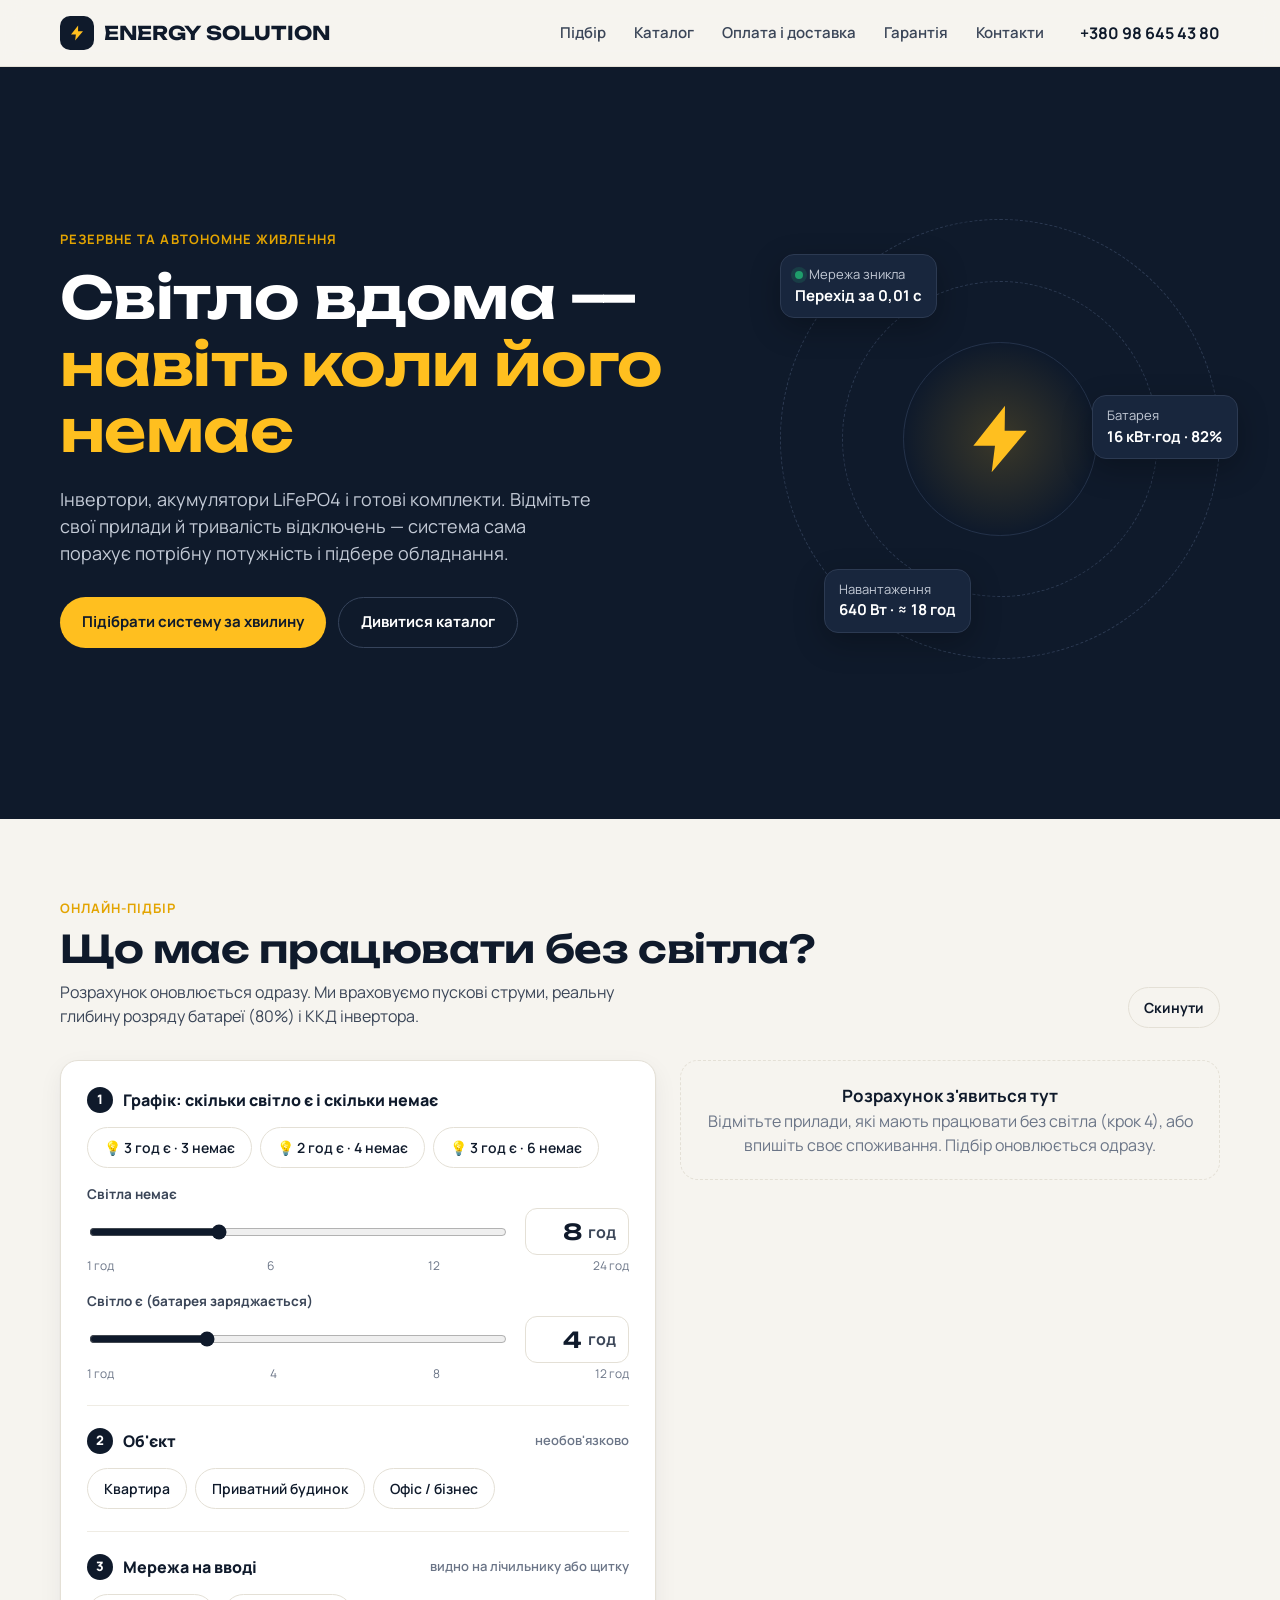
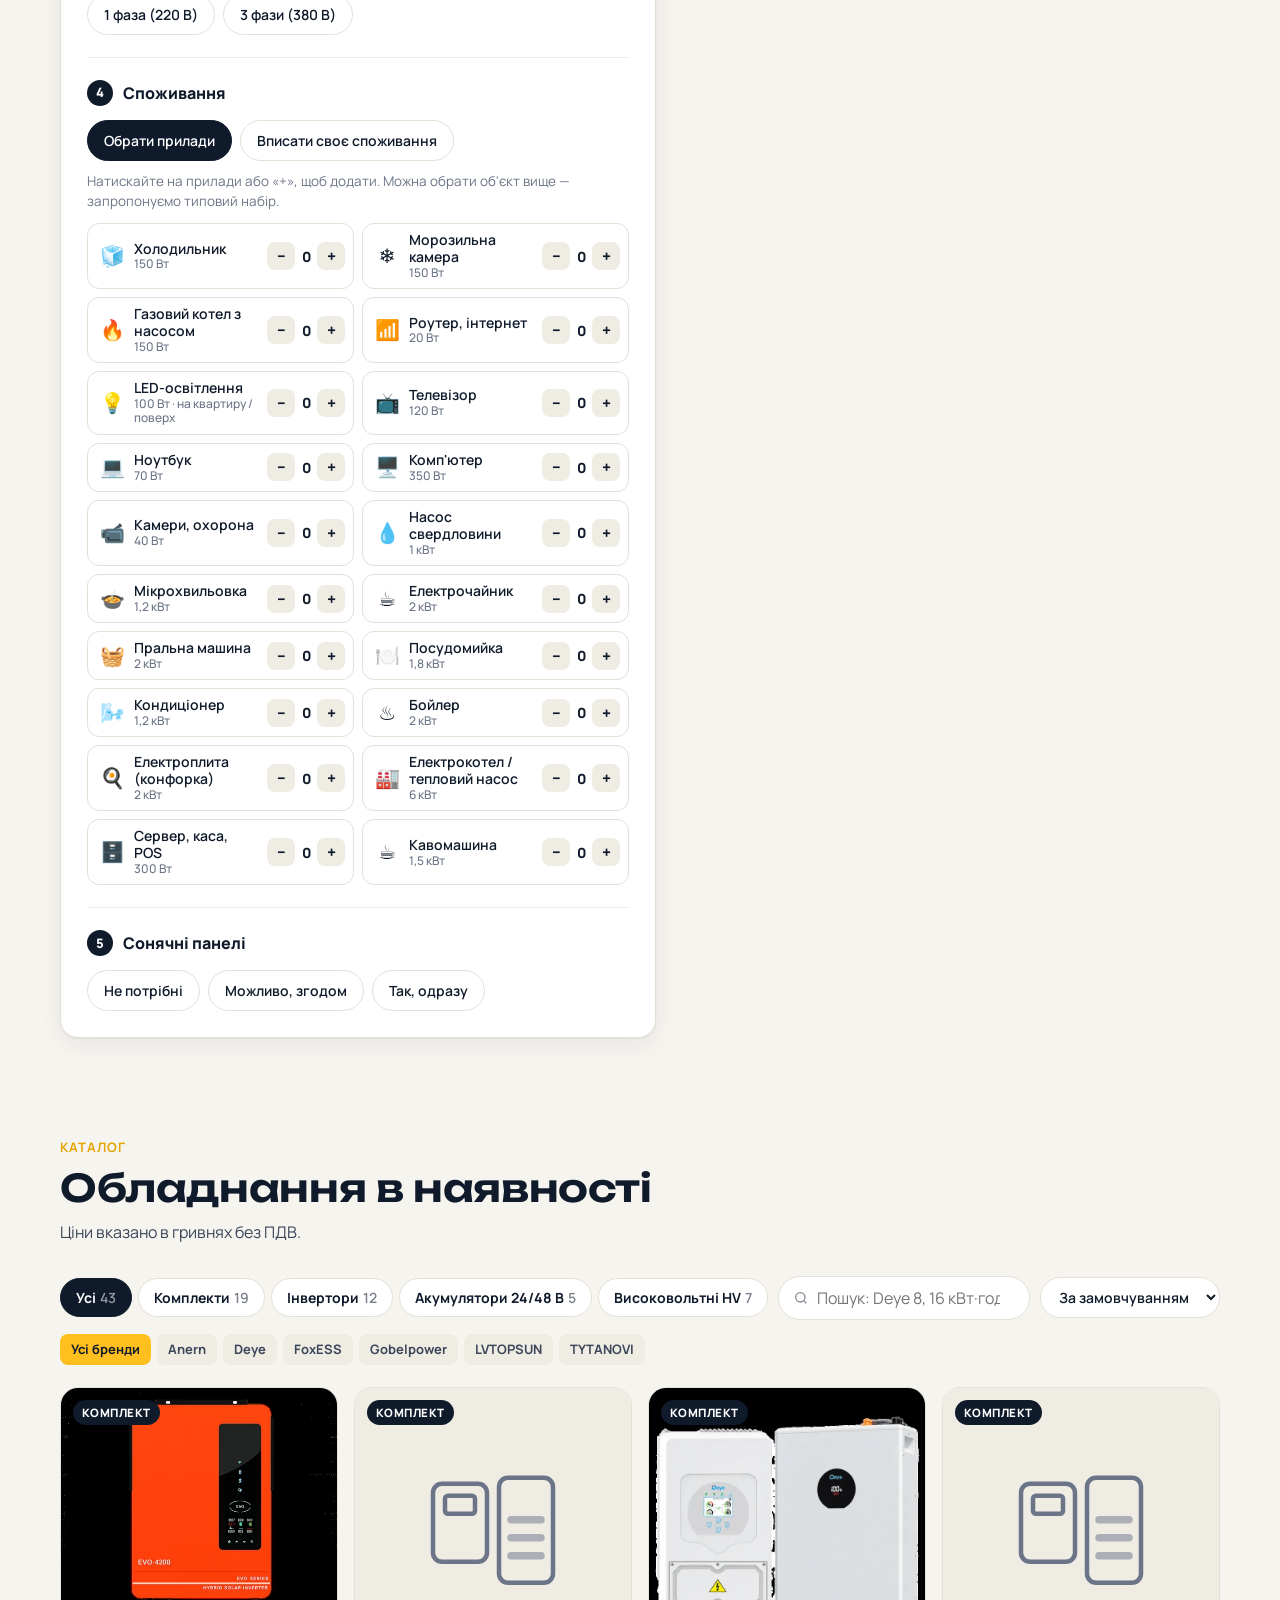
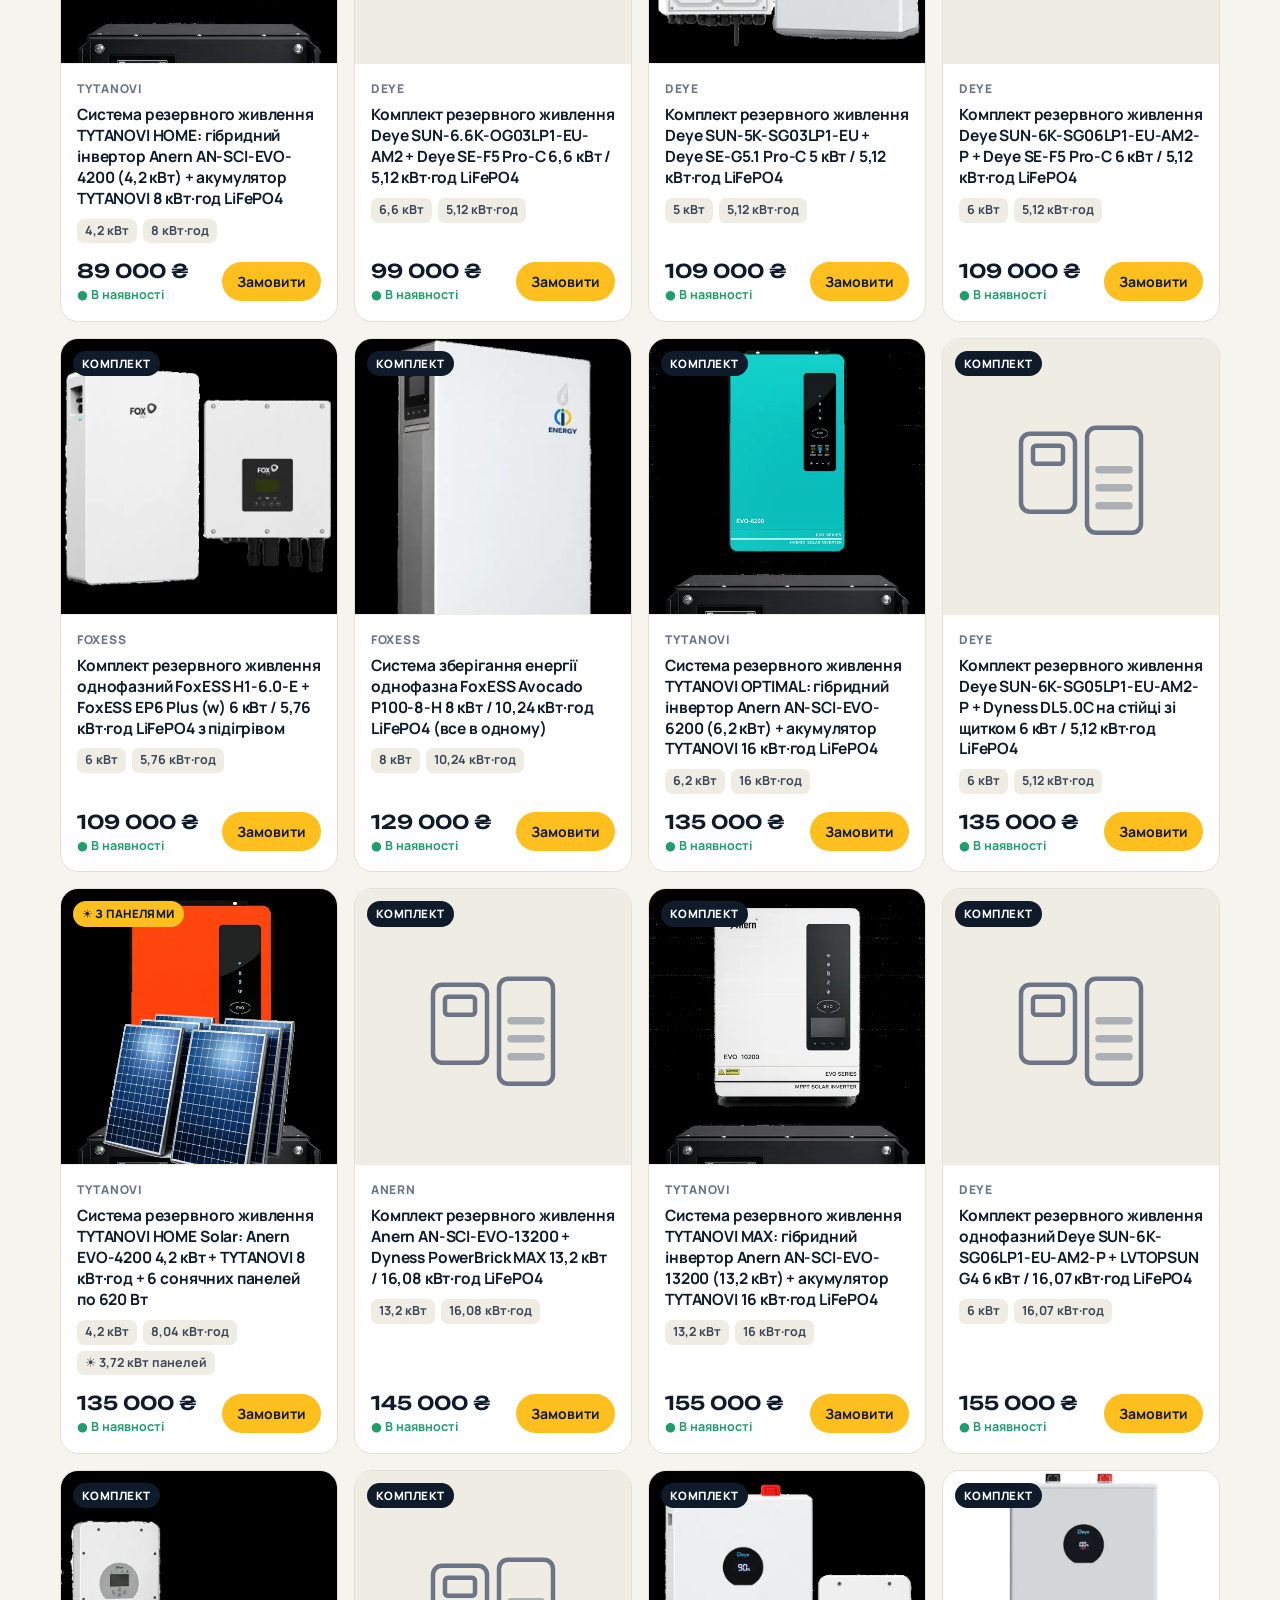
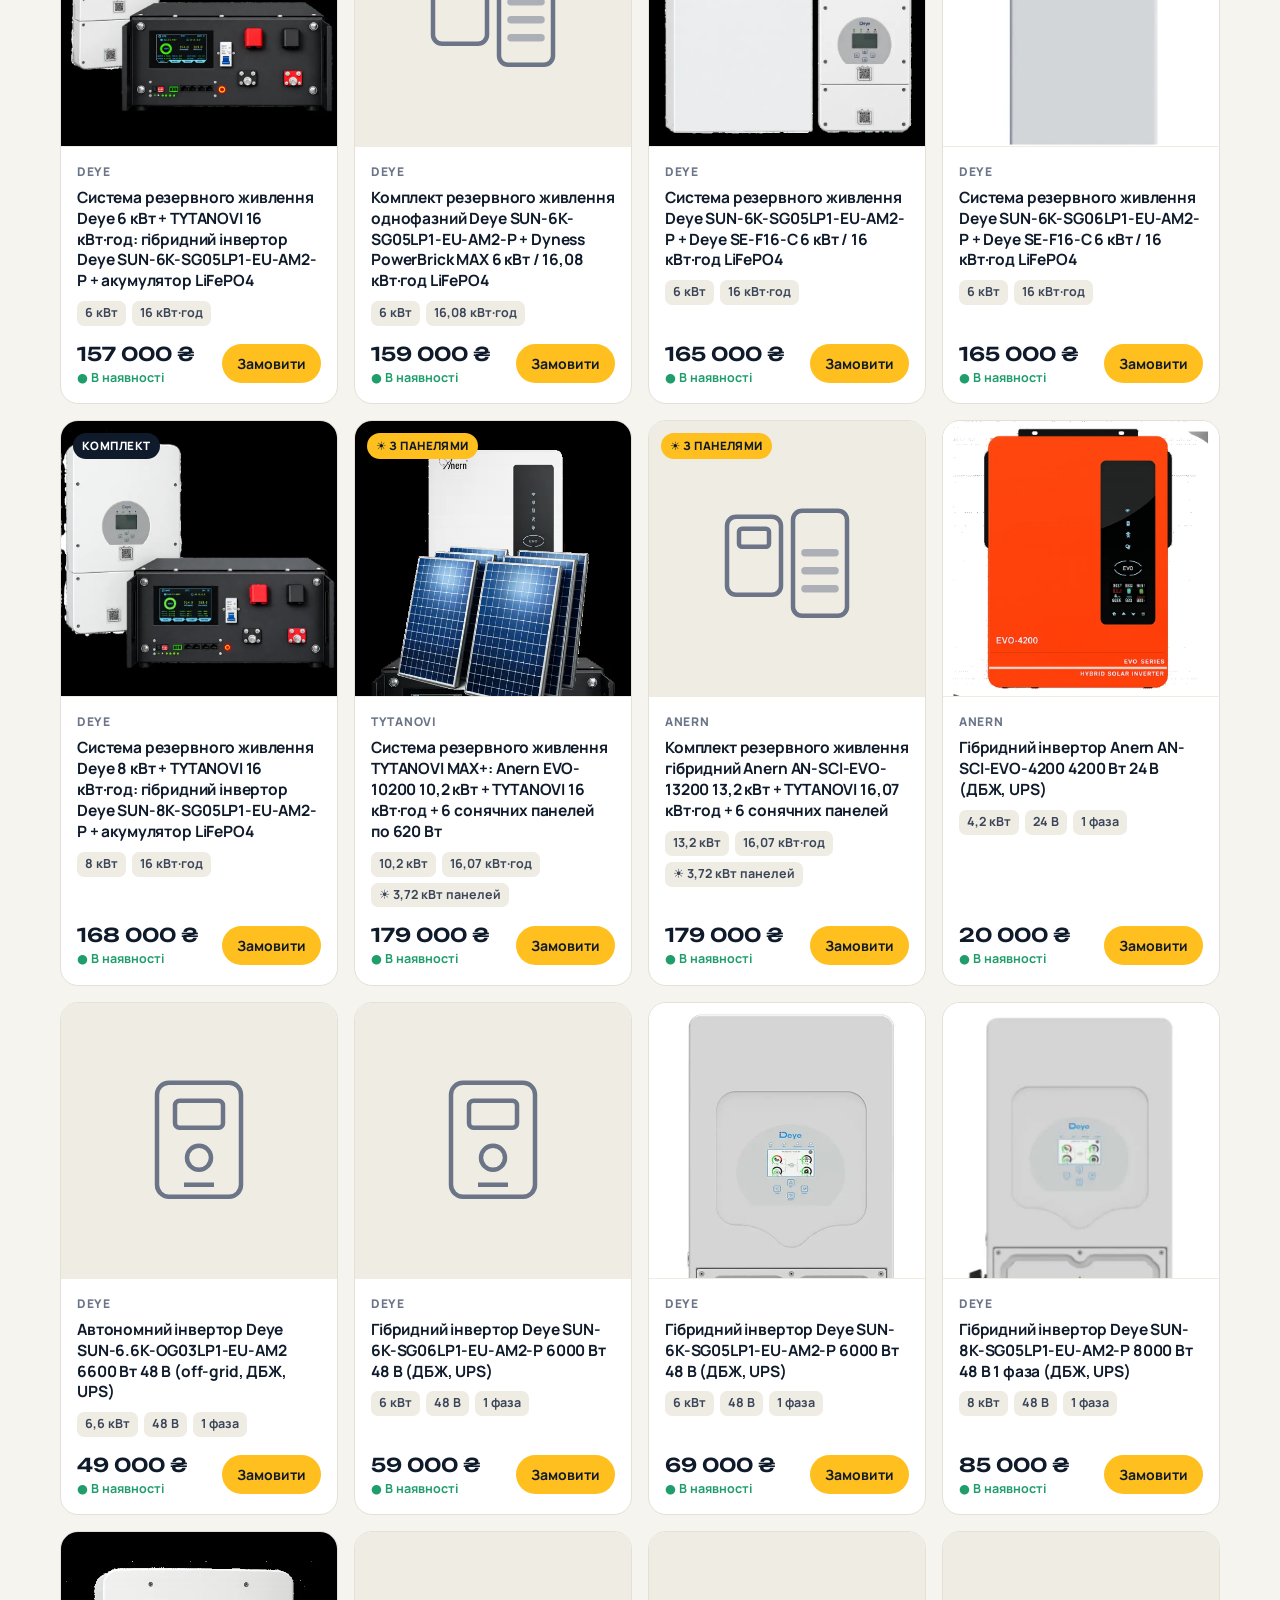
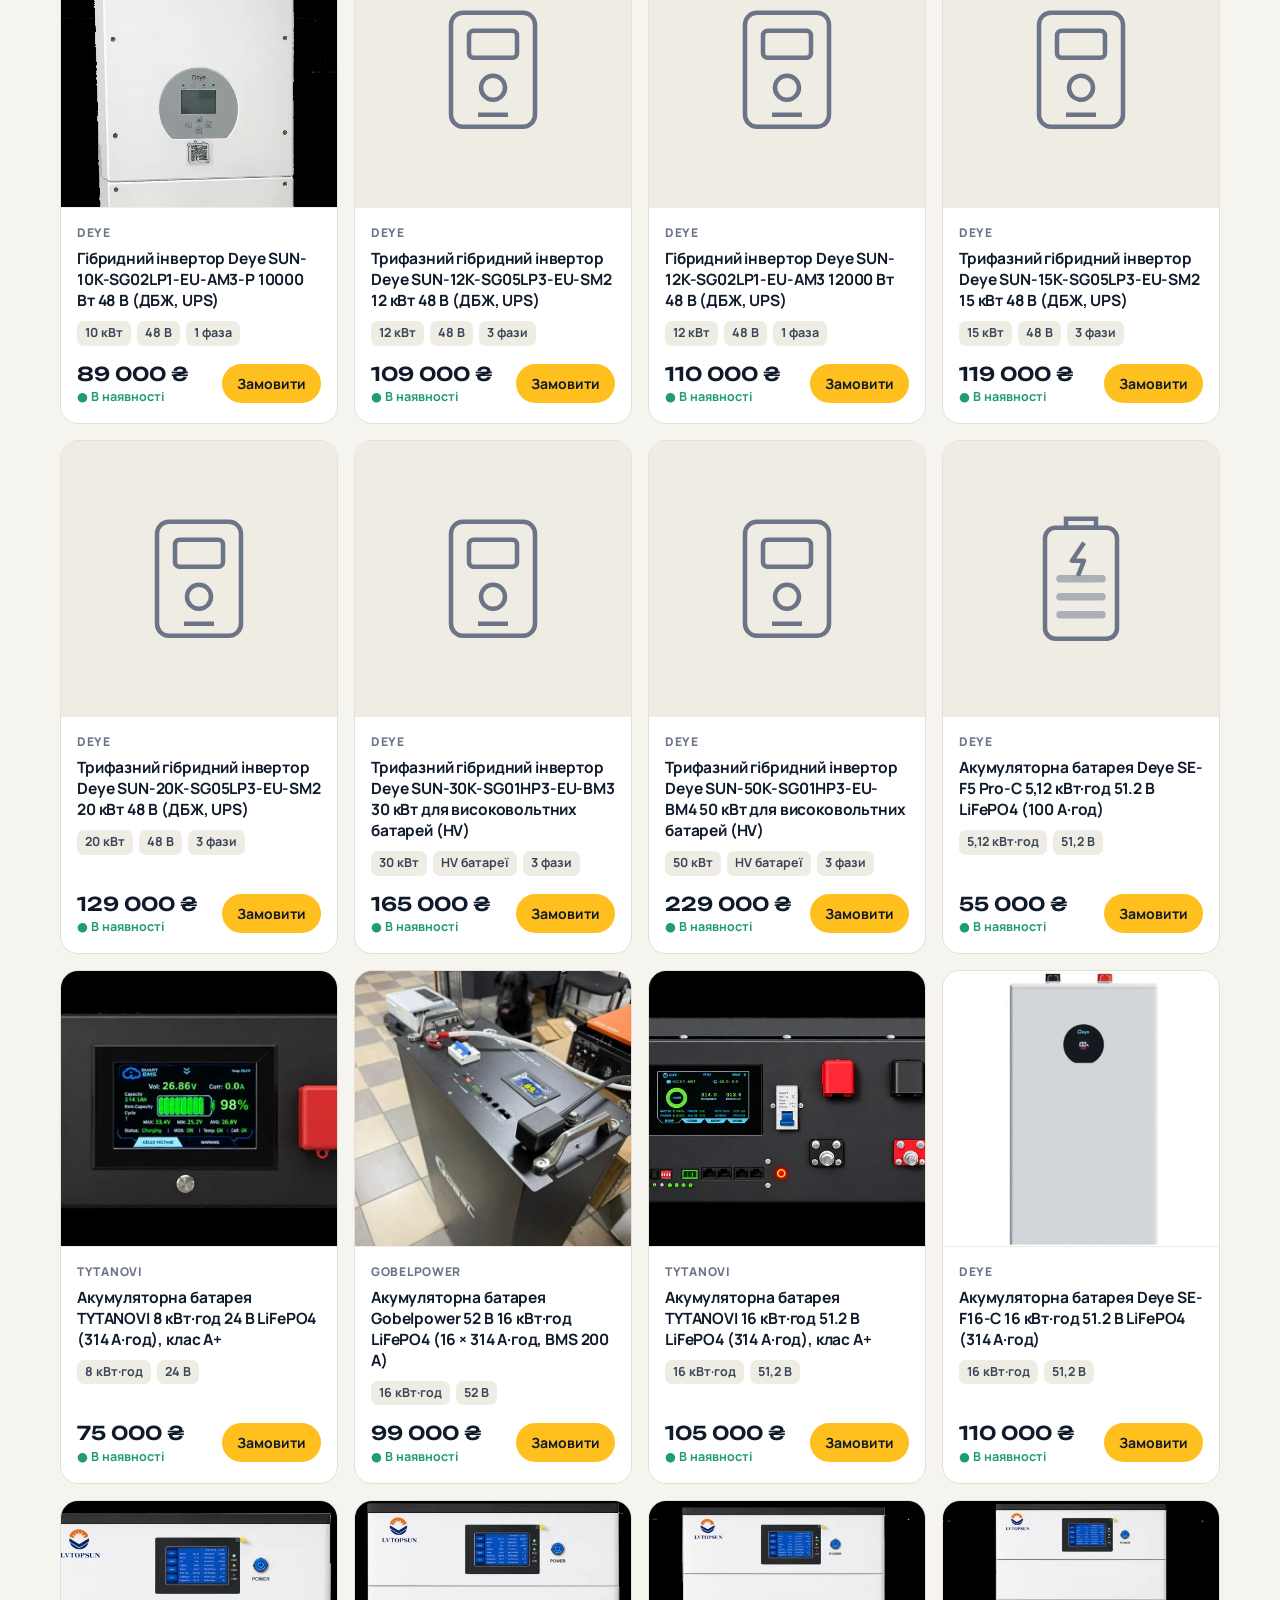
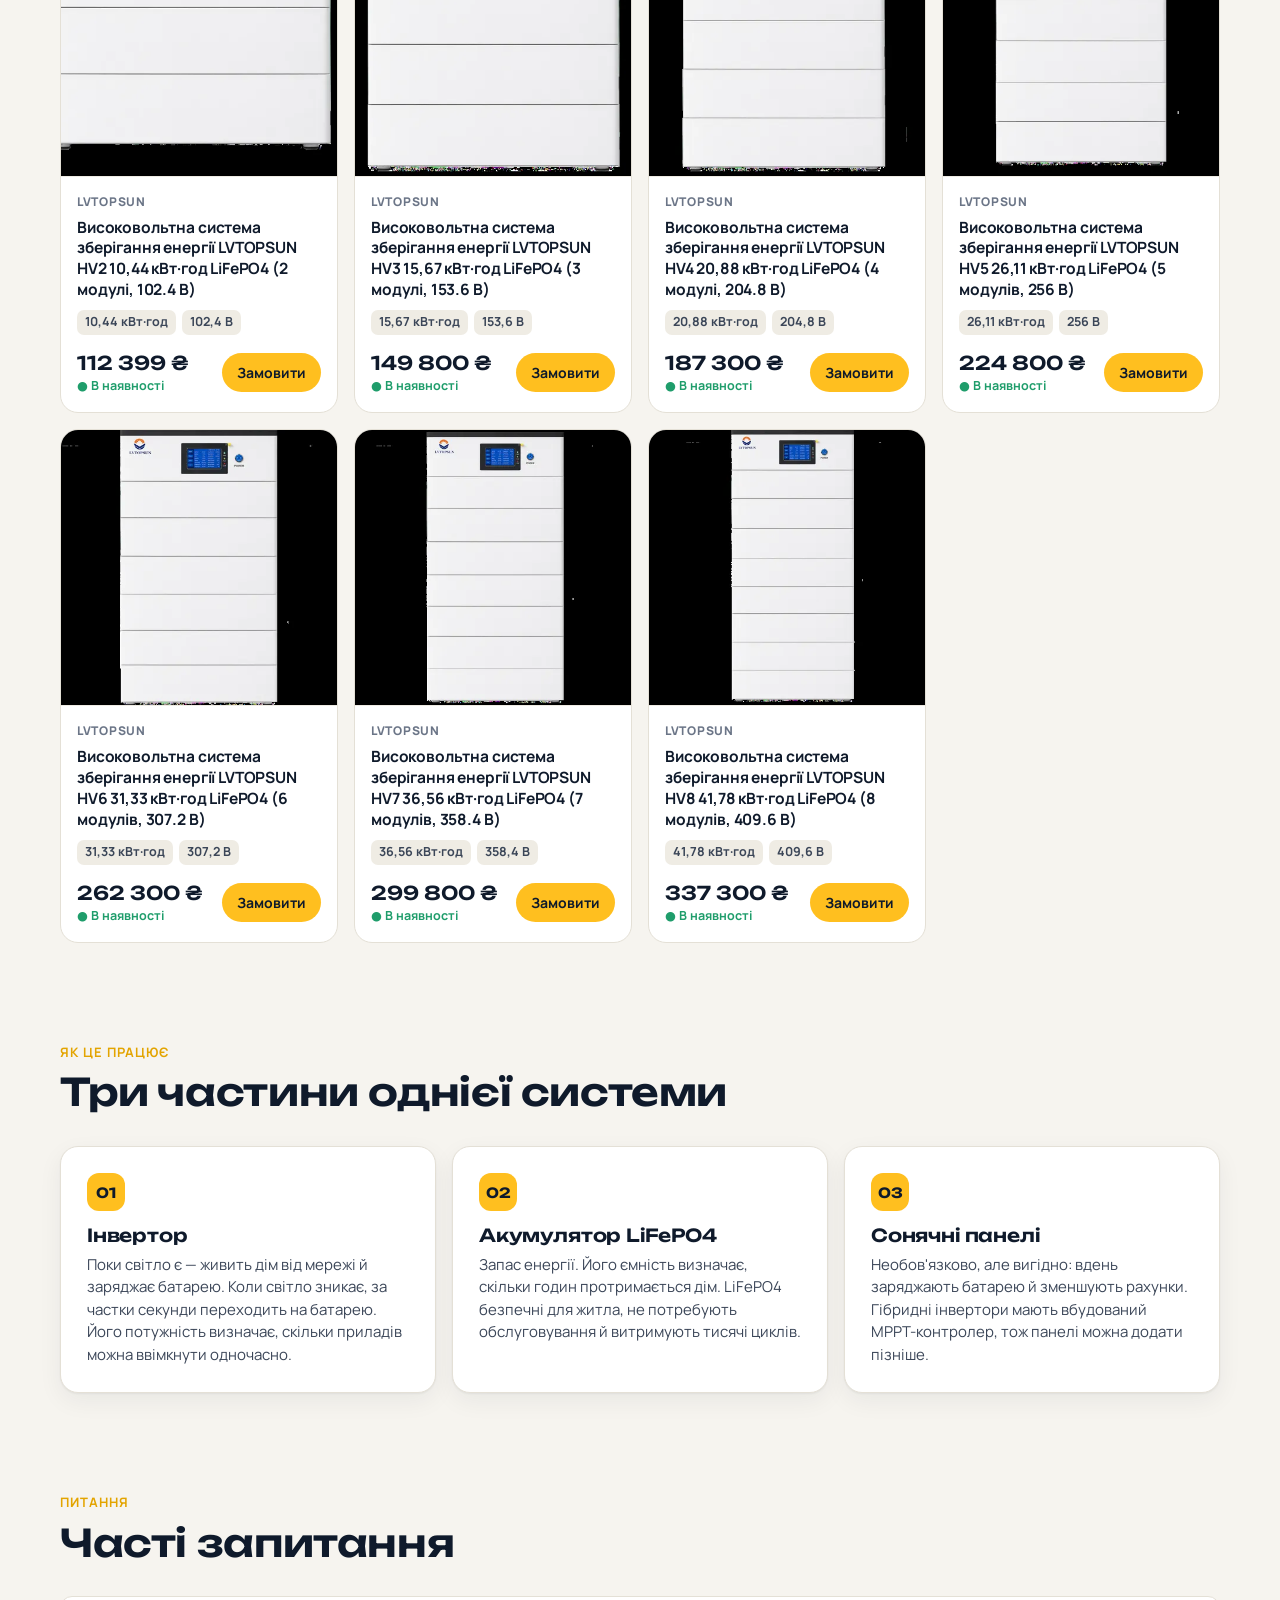
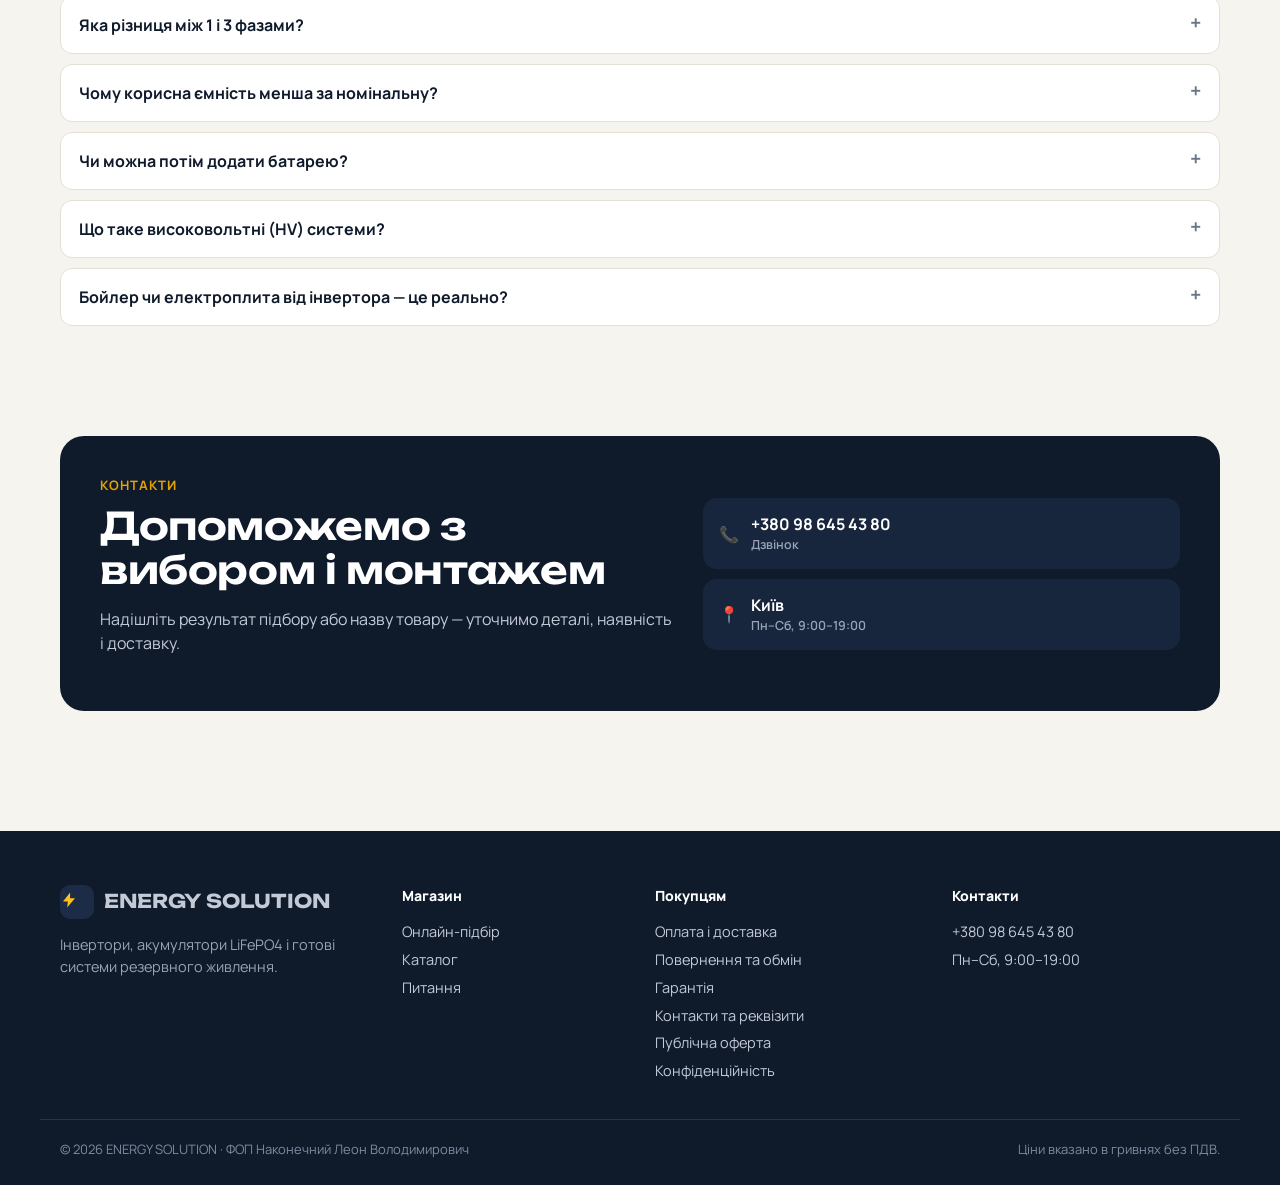
<file: index.html>
<!DOCTYPE html>
<html lang="uk">
<head>
<meta charset="utf-8">
<meta name="viewport" content="width=device-width, initial-scale=1">
<title>ENERGY SOLUTION — підбір системи резервного живлення</title>
<meta name="description" content="Інвертори, акумулятори LiFePO4 і готові комплекти резервного живлення. Онлайн-підбір системи під ваші прилади та тривалість відключень.">
<link rel="preconnect" href="https://fonts.googleapis.com">
<link rel="preconnect" href="https://fonts.gstatic.com" crossorigin>
<link href="https://fonts.googleapis.com/css2?family=Manrope:wght@400;500;600;700;800&family=Unbounded:wght@500;600;700&display=swap" rel="stylesheet">
<link rel="stylesheet" href="assets/style.css?v=20261114-1">
<link rel="canonical" href="https://moesvitlo.com.ua/">
<script src="assets/config.js?v=20261114-1"></script>
<script src="assets/analytics.js?v=20261114-1"></script>
</head>
<body data-page="home">

<header id="siteHeader"></header>

<main id="top">
<section class="hero">
  <div class="wrap">
    <div>
      <div class="eyebrow">Резервне та автономне живлення</div>
      <h1 style="margin-top:14px">Світло вдома — <em>навіть коли його немає</em></h1>
      <p class="lead">Інвертори, акумулятори LiFePO4 і готові комплекти. Відмітьте свої прилади й тривалість відключень — система сама порахує потрібну потужність і підбере обладнання.</p>
      <div class="hero-cta">
        <a class="btn btn-amber" href="#pidbir">Підібрати систему за хвилину</a>
        <a class="btn btn-ghost" href="#catalog">Дивитися каталог</a>
      </div>
    </div>
    <div class="hero-art" aria-hidden="true">
      <div class="ring"></div><div class="ring r2"></div><div class="ring r3"></div>
      <div class="bolt"><svg viewBox="0 0 24 24" width="80" height="80" fill="#ffbf1f"><path d="M13.5 2 4 14h6.5L9.5 22 20 9.5h-6.6L13.5 2z"/></svg></div>
      <div class="chip c1"><span class="dot"></span>Мережа зникла<b>Перехід за 0,01 с</b></div>
      <div class="chip c2">Батарея<b>16 кВт·год · 82%</b></div>
      <div class="chip c3">Навантаження<b>640 Вт · ≈ 18 год</b></div>
    </div>
  </div>
</section>

<section id="pidbir">
  <div class="wrap">
    <div class="sec-head">
      <div>
        <div class="eyebrow">Онлайн-підбір</div>
        <h2 style="margin-top:8px">Що має працювати без світла?</h2>
        <p>Розрахунок оновлюється одразу. Ми враховуємо пускові струми, реальну глибину розряду батареї (80%) і ККД інвертора.</p>
      </div>
      <button class="btn btn-ghost btn-sm" id="resetPicker">Скинути</button>
    </div>

    <div class="picker">
      <div class="panel">
        <div class="step">
          <div class="step-t"><span class="n">1</span>Графік: скільки світло є і скільки немає</div>
          <div class="seg sched" id="schedSeg">
            <button data-on="3" data-off="3">💡 3 год є · 3 немає</button>
            <button data-on="2" data-off="4">💡 2 год є · 4 немає</button>
            <button data-on="3" data-off="6">💡 3 год є · 6 немає</button>
          </div>
          <div class="sub-l">Світла немає</div>
          <div class="range-row">
            <input type="range" class="range" id="hours" min="1" max="24" step="1" value="8" aria-label="Скільки годин світла немає">
            <label class="num-in"><input type="number" id="hoursNum" min="1" max="24" step="1" inputmode="numeric" aria-label="Годин без світла"><span>год</span></label>
          </div>
          <div class="ticks"><span>1 год</span><span>6</span><span>12</span><span>24 год</span></div>
          <div class="sub-l">Світло є (батарея заряджається)</div>
          <div class="range-row">
            <input type="range" class="range" id="onHours" min="1" max="12" step="1" value="4" aria-label="Скільки годин світло є">
            <label class="num-in"><input type="number" id="onNum" min="1" max="12" step="1" inputmode="numeric" aria-label="Годин зі світлом"><span>год</span></label>
          </div>
          <div class="ticks"><span>1 год</span><span>4</span><span>8</span><span>12 год</span></div>
        </div>
        <div class="step">
          <div class="step-t"><span class="n">2</span>Об'єкт<small>необов'язково</small></div>
          <div class="seg" id="objSeg">
            <button data-v="flat">Квартира</button>
            <button data-v="house">Приватний будинок</button>
            <button data-v="biz">Офіс / бізнес</button>
          </div>
        </div>
        <div class="step">
          <div class="step-t"><span class="n">3</span>Мережа на вводі<small>видно на лічильнику або щитку</small></div>
          <div class="seg" id="phSeg">
            <button data-v="1">1 фаза (220 В)</button>
            <button data-v="3">3 фази (380 В)</button>
          </div>
        </div>
        <div class="step">
          <div class="step-t"><span class="n">4</span>Споживання<small id="appsCount"></small></div>
          <div class="seg" id="modeSeg">
            <button data-mode="apps">Обрати прилади</button>
            <button data-mode="own">Вписати своє споживання</button>
          </div>
          <div id="modeApps">
            <div class="preset-row" id="presetRow"></div>
            <div class="apps" id="apps"></div>
          </div>
          <div id="modeOwn" class="own">
            <label class="own-f"><span>Середнє споживання за годину</span>
              <span class="own-in"><input type="number" id="ownAvg" min="0" max="50000" step="10" inputmode="numeric" placeholder="напр. 600"><b>Вт</b></span>
              <small>Скільки в середньому витрачає будинок за 1 годину. 600 Вт = 0,6 кВт·год за годину. Можна взяти з лічильника: добове споживання ÷ 24.</small></label>
            <label class="own-f"><span>Максимум, що працює одночасно <em>необов'язково</em></span>
              <span class="own-in"><input type="number" id="ownPeak" min="0" max="60000" step="100" inputmode="numeric" placeholder="напр. 3000"><b>Вт</b></span>
              <small>Наприклад, котел + холодильник + чайник разом. Якщо не знаєте — порахуємо як 3× середнього, але не менше 2 кВт.</small></label>
          </div>
        </div>
        <div class="step">
          <div class="step-t"><span class="n">5</span>Сонячні панелі</div>
          <div class="seg" id="solSeg">
            <button data-v="no">Не потрібні</button>
            <button data-v="later">Можливо, згодом</button>
            <button data-v="yes">Так, одразу</button>
          </div>
        </div>
      </div>

      <div class="result" id="result" aria-live="polite"></div>
    </div>
  </div>
</section>

<section id="catalog" style="padding-top:20px">
  <div class="wrap">
    <div class="sec-head">
      <div>
        <div class="eyebrow">Каталог</div>
        <h2 style="margin-top:8px">Обладнання в наявності</h2>
        <p>Ціни вказано в гривнях без ПДВ.</p>
      </div>
    </div>
    <div class="toolbar">
      <div class="tabs" id="tabs"></div>
      <label class="search"><svg width="18" height="18" viewBox="0 0 24 24" fill="none" stroke="currentColor" stroke-width="2" opacity=".5"><circle cx="11" cy="11" r="7"/><path d="m20 20-4-4"/></svg><input id="q" type="search" placeholder="Пошук: Deye 8, 16 кВт·год, HV…"></label>
      <select class="sel" id="sort" aria-label="Сортування">
        <option value="pop">За замовчуванням</option>
        <option value="pa">Спочатку дешевші</option>
        <option value="pd">Спочатку дорожчі</option>
        <option value="kw">За потужністю</option>
        <option value="kwh">За ємністю</option>
      </select>
    </div>
    <div class="brands" id="brands"></div>
    <div class="grid" id="grid"></div>
  </div>
</section>

<section id="how" style="padding-top:20px">
  <div class="wrap">
    <div class="sec-head"><div><div class="eyebrow">Як це працює</div><h2 style="margin-top:8px">Три частини однієї системи</h2></div></div>
    <div class="how">
      <div class="panel"><div class="num">01</div><h3>Інвертор</h3><p>Поки світло є — живить дім від мережі й заряджає батарею. Коли світло зникає, за частки секунди переходить на батарею. Його потужність визначає, скільки приладів можна ввімкнути одночасно.</p></div>
      <div class="panel"><div class="num">02</div><h3>Акумулятор LiFePO4</h3><p>Запас енергії. Його ємність визначає, скільки годин протримається дім. LiFePO4 безпечні для житла, не потребують обслуговування й витримують тисячі циклів.</p></div>
      <div class="panel"><div class="num">03</div><h3>Сонячні панелі</h3><p>Необов'язково, але вигідно: вдень заряджають батарею й зменшують рахунки. Гібридні інвертори мають вбудований MPPT-контролер, тож панелі можна додати пізніше.</p></div>
    </div>
  </div>
</section>

<section id="faq" style="padding-top:20px">
  <div class="wrap faq">
    <div class="sec-head"><div><div class="eyebrow">Питання</div><h2 style="margin-top:8px">Часті запитання</h2></div></div>
    <details><summary>Яка різниця між 1 і 3 фазами?</summary><p>Більшість квартир мають одну фазу (220 В). У будинках часто три фази (380 В). Трифазний інвертор живить усі три фази; однофазний можна поставити й на трифазний ввід, якщо резервувати лише одну лінію з важливими приладами.</p></details>
    <details><summary>Чому корисна ємність менша за номінальну?</summary><p>Ми налаштовуємо зупинку розряду на 20% залишку — це береже комірки й подовжує ресурс. Плюс близько 10% втрачається в інверторі. Тож із батареї 16 кВт·год на прилади припадає ≈ 11,5 кВт·год.</p></details>
    <details><summary>Чи можна потім додати батарею?</summary><p>Так. Батареї 48 В з'єднуються паралельно, а високовольтні системи HV нарощуються модулями. Почніть з базової конфігурації й розширюйте за потреби.</p></details>
    <details><summary>Що таке високовольтні (HV) системи?</summary><p>Батареї з напругою 100–400 В для потужних трифазних інверторів 30–50 кВт: великі будинки, бізнес, виробництво. Для квартири й типового будинку достатньо системи 48 В.</p></details>
    <details><summary>Бойлер чи електроплита від інвертора — це реально?</summary><p>Технічно так, якщо інвертор від 6–8 кВт, але вони швидко розряджають батарею. Краще живити їх, коли є світло або сонце, а на резерв залишити котел, холодильник, світло та зв'язок.</p></details>
  </div>
</section>

<section id="contacts" style="padding-top:20px">
  <div class="wrap">
    <div class="contact">
      <div>
        <div class="eyebrow">Контакти</div>
        <h2 style="margin-top:8px">Допоможемо з вибором і монтажем</h2>
        <p>Надішліть результат підбору або назву товару — уточнимо деталі, наявність і доставку.</p>
      </div>
      <div class="c-links" id="cLinks"></div>
    </div>
  </div>
</section>
</main>

<footer id="siteFooter"></footer>

<div class="modal" id="pModal" role="dialog" aria-modal="true"><div class="sheet" id="pSheet"></div></div>
<div class="modal" id="oModal" role="dialog" aria-modal="true"><div class="sheet sm" id="oSheet"></div></div>
<div class="toast" id="toast"></div>
<div class="mbar" id="mbar"><div id="mbarT"></div><a class="btn btn-amber btn-sm" href="#result">Варіанти</a></div>

<script src="assets/layout.js?v=20261114-1"></script>
<script src="assets/products.js?v=20261114-1"></script>
<script src="assets/app.js?v=20261114-1"></script>
</body>
</html>
</file>
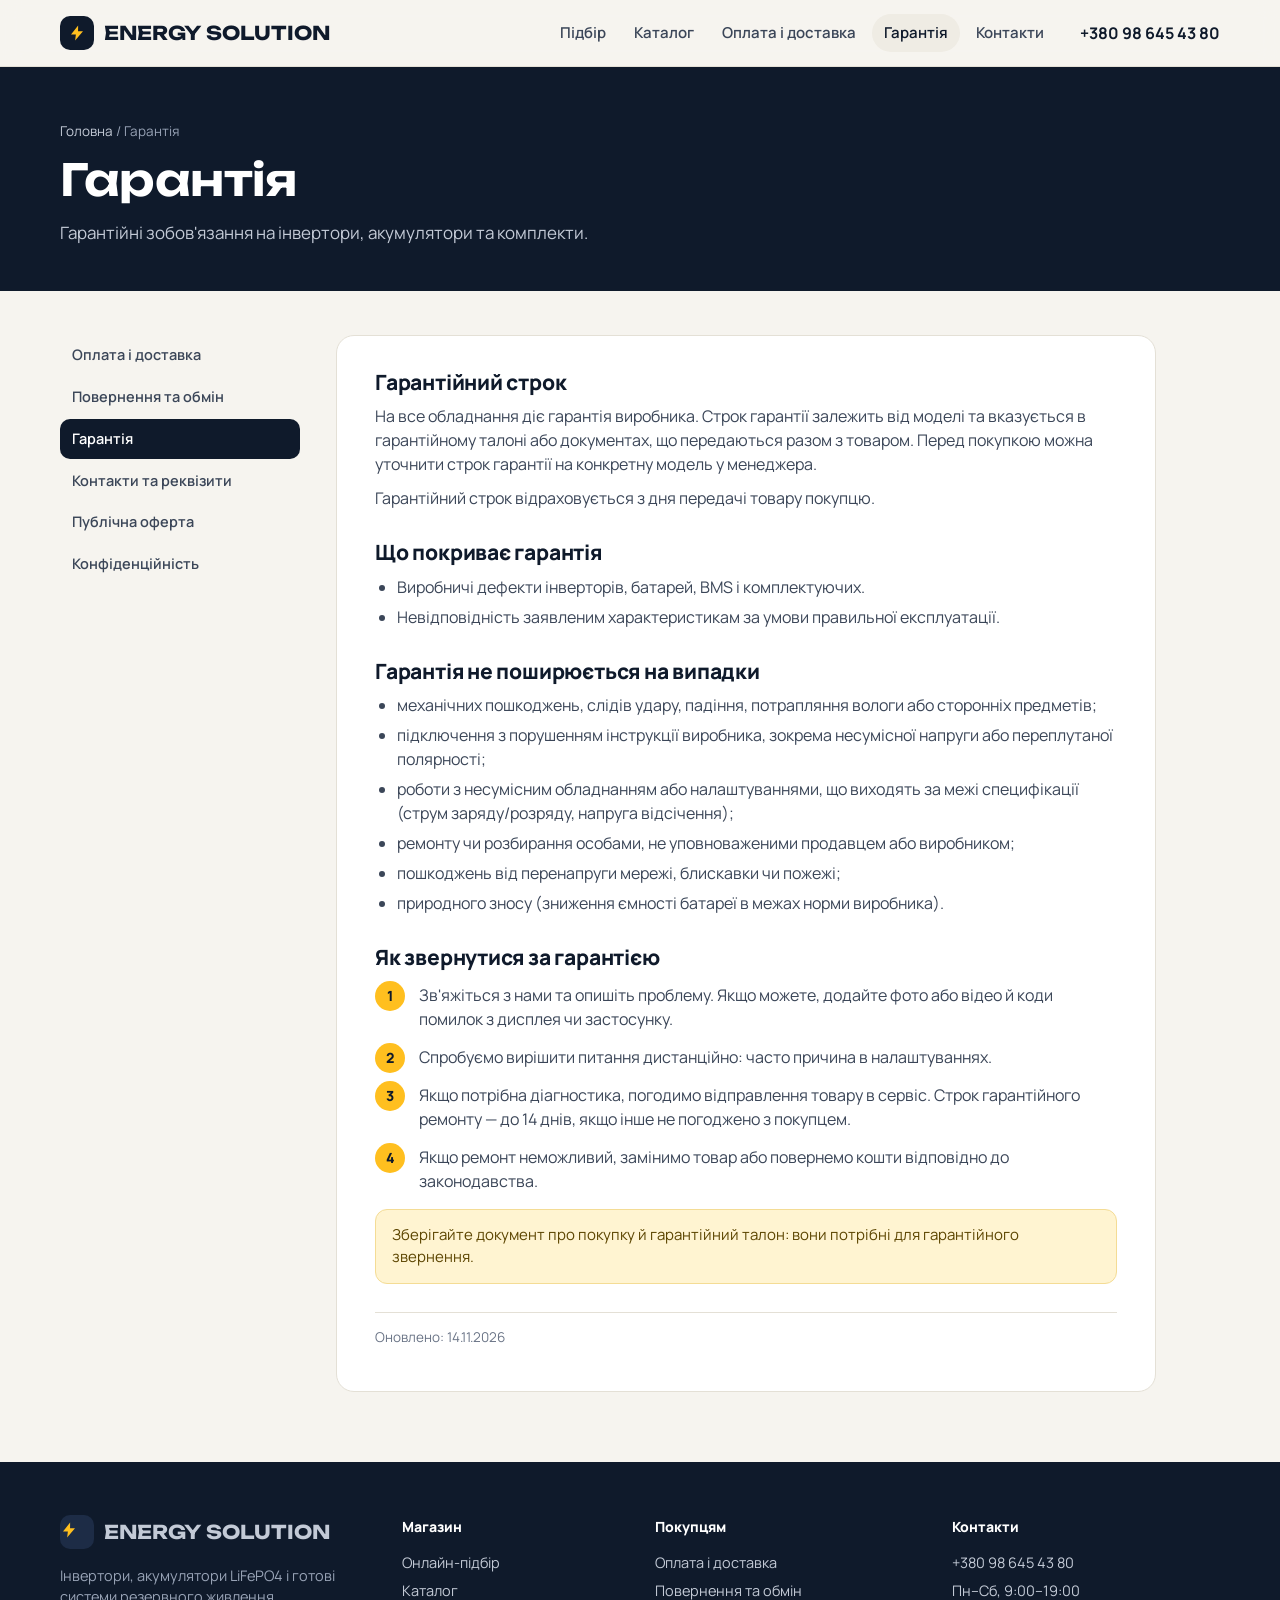
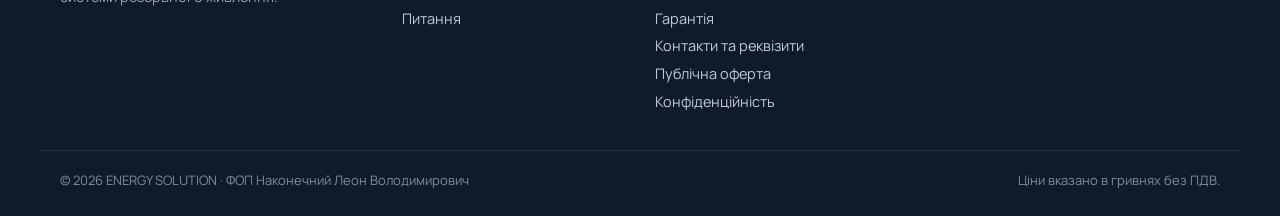
<file: garantiya.html>
<!DOCTYPE html>
<html lang="uk">
<head>
<meta charset="utf-8">
<meta name="viewport" content="width=device-width, initial-scale=1">
<title>Гарантія</title>
<meta name="description" content="Гарантійні зобов'язання на інвертори, акумулятори та комплекти.">
<link rel="preconnect" href="https://fonts.googleapis.com">
<link rel="preconnect" href="https://fonts.gstatic.com" crossorigin>
<link href="https://fonts.googleapis.com/css2?family=Manrope:wght@400;500;600;700;800&family=Unbounded:wght@500;600;700&display=swap" rel="stylesheet">
<link rel="stylesheet" href="assets/style.css?v=20261114-1">
<link rel="canonical" href="https://moesvitlo.com.ua/garantiya.html">
<script src="assets/config.js?v=20261114-1"></script>
<script src="assets/analytics.js?v=20261114-1"></script>
</head>
<body data-page="garantiya">
<header id="siteHeader"></header>
<main>
<section class="doc-hero"><div class="wrap">
<div class="crumbs"><a href="./">Головна</a> / Гарантія</div>
<h1>Гарантія</h1>
<p>Гарантійні зобов'язання на інвертори, акумулятори та комплекти.</p>
</div></section>
<section class="doc"><div class="wrap">
<nav class="doc-side"><a href="oplata-dostavka.html">Оплата і доставка</a><a href="povernennya.html">Повернення та обмін</a><a href="garantiya.html" aria-current="page">Гарантія</a><a href="kontakty.html">Контакти та реквізити</a><a href="oferta.html">Публічна оферта</a><a href="privacy.html">Конфіденційність</a></nav>
<article class="doc-body">
<h2>Гарантійний строк</h2>
<p>На все обладнання діє гарантія виробника. Строк гарантії залежить від моделі та вказується в гарантійному талоні або документах, що передаються разом з товаром. Перед покупкою можна уточнити строк гарантії на конкретну модель у менеджера.</p>
<p data-row>Загальний гарантійний строк: <b><span data-cfgv="warrantyMonths" data-hide-empty></span> міс.</b></p>
<p>Гарантійний строк відраховується з дня передачі товару покупцю.</p>

<h2>Що покриває гарантія</h2>
<ul>
<li>Виробничі дефекти інверторів, батарей, BMS і комплектуючих.</li>
<li>Невідповідність заявленим характеристикам за умови правильної експлуатації.</li>
</ul>

<h2>Гарантія не поширюється на випадки</h2>
<ul>
<li>механічних пошкоджень, слідів удару, падіння, потрапляння вологи або сторонніх предметів;</li>
<li>підключення з порушенням інструкції виробника, зокрема несумісної напруги або переплутаної полярності;</li>
<li>роботи з несумісним обладнанням або налаштуваннями, що виходять за межі специфікації (струм заряду/розряду, напруга відсічення);</li>
<li>ремонту чи розбирання особами, не уповноваженими продавцем або виробником;</li>
<li>пошкоджень від перенапруги мережі, блискавки чи пожежі;</li>
<li>природного зносу (зниження ємності батареї в межах норми виробника).</li>
</ul>

<h2>Як звернутися за гарантією</h2>
<ol class="steps-list">
<li>Зв'яжіться з нами та опишіть проблему. Якщо можете, додайте фото або відео й коди помилок з дисплея чи застосунку.</li>
<li>Спробуємо вирішити питання дистанційно: часто причина в налаштуваннях.</li>
<li>Якщо потрібна діагностика, погодимо відправлення товару в сервіс. Строк гарантійного ремонту — до 14 днів, якщо інше не погоджено з покупцем.</li>
<li>Якщо ремонт неможливий, замінимо товар або повернемо кошти відповідно до законодавства.</li>
</ol>
<div class="note">Зберігайте документ про покупку й гарантійний талон: вони потрібні для гарантійного звернення.</div>

<p class="updated">Оновлено: 14.11.2026</p>
</article>
</div></section>
</main>
<footer id="siteFooter"></footer>
<script src="assets/layout.js?v=20261114-1"></script>
<script>document.title = document.title + ' — ' + (window.SITE_CONFIG || {}).brand;</script>
</body>
</html>
</file>
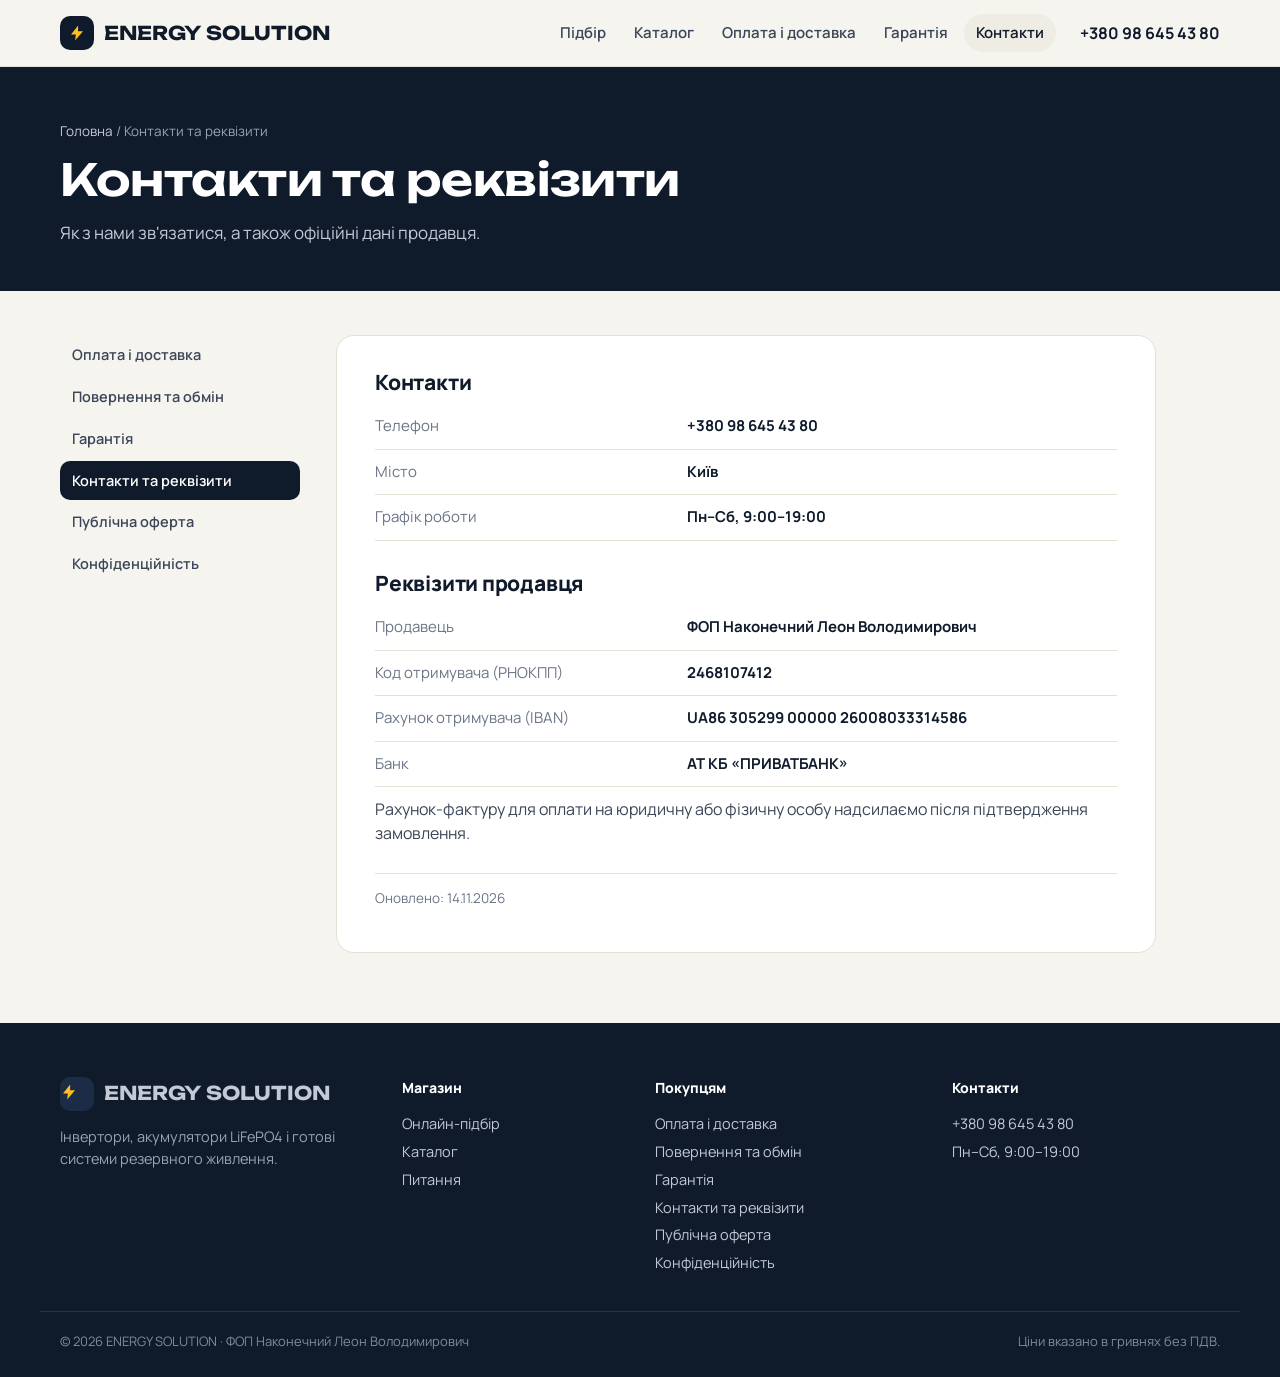
<file: kontakty.html>
<!DOCTYPE html>
<html lang="uk">
<head>
<meta charset="utf-8">
<meta name="viewport" content="width=device-width, initial-scale=1">
<title>Контакти та реквізити</title>
<meta name="description" content="Як з нами зв'язатися, а також офіційні дані продавця.">
<link rel="preconnect" href="https://fonts.googleapis.com">
<link rel="preconnect" href="https://fonts.gstatic.com" crossorigin>
<link href="https://fonts.googleapis.com/css2?family=Manrope:wght@400;500;600;700;800&family=Unbounded:wght@500;600;700&display=swap" rel="stylesheet">
<link rel="stylesheet" href="assets/style.css?v=20261114-1">
<link rel="canonical" href="https://moesvitlo.com.ua/kontakty.html">
<script src="assets/config.js?v=20261114-1"></script>
<script src="assets/analytics.js?v=20261114-1"></script>
</head>
<body data-page="kontakty">
<header id="siteHeader"></header>
<main>
<section class="doc-hero"><div class="wrap">
<div class="crumbs"><a href="./">Головна</a> / Контакти та реквізити</div>
<h1>Контакти та реквізити</h1>
<p>Як з нами зв'язатися, а також офіційні дані продавця.</p>
</div></section>
<section class="doc"><div class="wrap">
<nav class="doc-side"><a href="oplata-dostavka.html">Оплата і доставка</a><a href="povernennya.html">Повернення та обмін</a><a href="garantiya.html">Гарантія</a><a href="kontakty.html" aria-current="page">Контакти та реквізити</a><a href="oferta.html">Публічна оферта</a><a href="privacy.html">Конфіденційність</a></nav>
<article class="doc-body">
<h2>Контакти</h2>
<table class="req">
<tr><td>Телефон</td><td><span data-cfgv="phone"></span></td></tr>
<tr data-row><td>Email</td><td><span data-cfgv="email" data-hide-empty></span></td></tr>
<tr data-row><td>Telegram</td><td>@<span data-cfgv="telegram" data-hide-empty></span></td></tr>
<tr data-row><td>Viber</td><td><span data-cfgv="viber" data-hide-empty></span></td></tr>
<tr><td>Місто</td><td><span data-cfgv="city"></span></td></tr>
<tr data-row><td>Адреса складу / самовивозу</td><td><span data-cfgv="address" data-hide-empty></span></td></tr>
<tr><td>Графік роботи</td><td><span data-cfgv="hours"></span></td></tr>
</table>

<h2>Реквізити продавця</h2>
<table class="req">
<tr><td>Продавець</td><td><span data-cfgv="legal.name"></span></td></tr>
<tr><td>Код отримувача (РНОКПП)</td><td><span data-cfgv="legal.code"></span></td></tr>
<tr data-row><td>Юридична адреса</td><td><span data-cfgv="legal.address" data-hide-empty></span></td></tr>
<tr><td>Рахунок отримувача (IBAN)</td><td><span data-cfgv="legal.iban"></span></td></tr>
<tr><td>Банк</td><td><span data-cfgv="legal.bank"></span></td></tr>
<tr data-row><td>Податковий статус</td><td><span data-cfgv="legal.tax" data-hide-empty></span></td></tr>
</table>
<p>Рахунок-фактуру для оплати на юридичну або фізичну особу надсилаємо після підтвердження замовлення.</p>

<p class="updated">Оновлено: 14.11.2026</p>
</article>
</div></section>
</main>
<footer id="siteFooter"></footer>
<script src="assets/layout.js?v=20261114-1"></script>
<script>document.title = document.title + ' — ' + (window.SITE_CONFIG || {}).brand;</script>
</body>
</html>
</file>
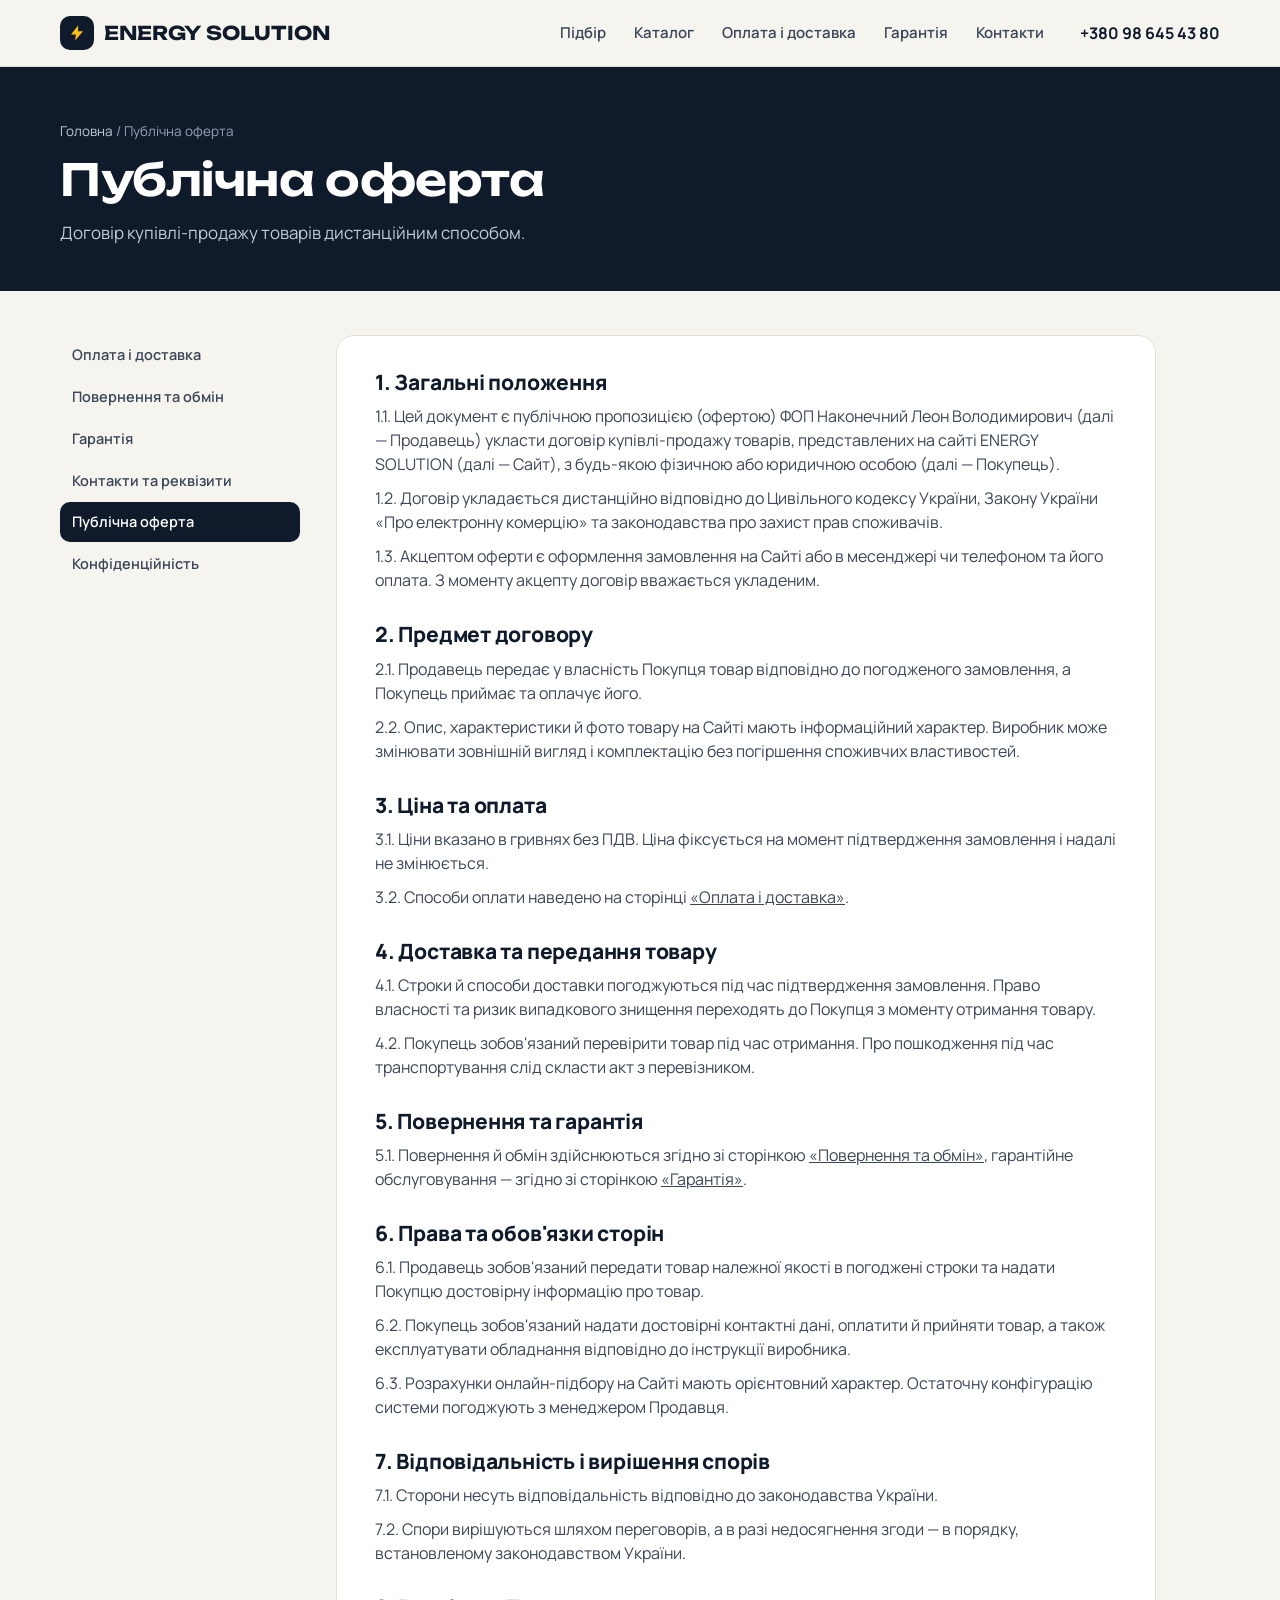
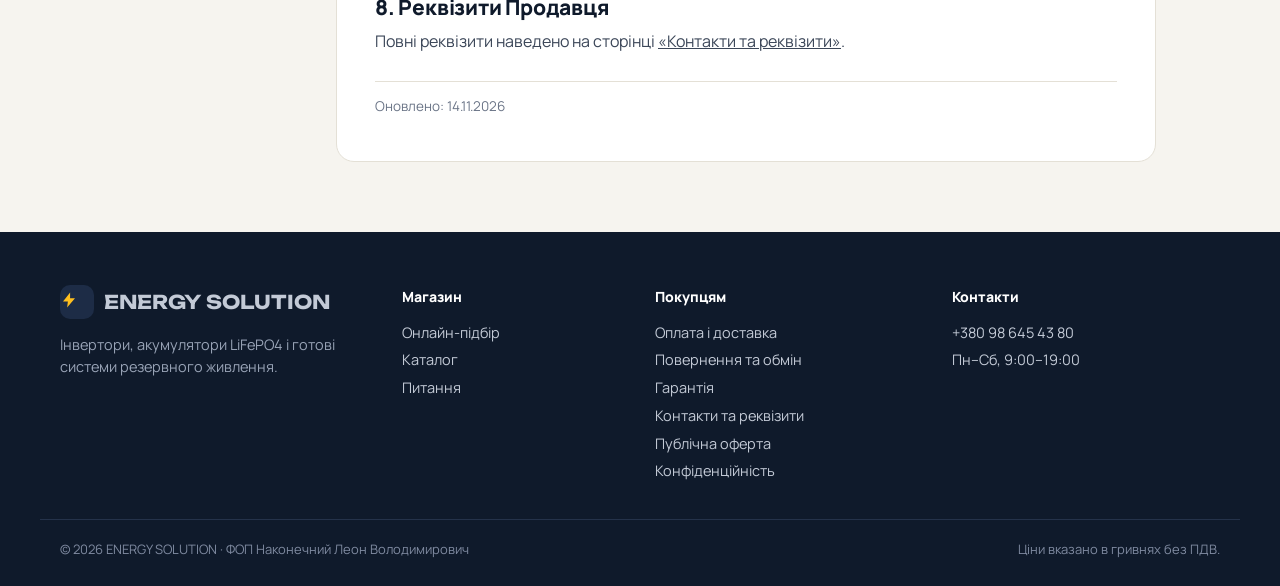
<file: oferta.html>
<!DOCTYPE html>
<html lang="uk">
<head>
<meta charset="utf-8">
<meta name="viewport" content="width=device-width, initial-scale=1">
<title>Публічна оферта</title>
<meta name="description" content="Договір купівлі-продажу товарів дистанційним способом.">
<link rel="preconnect" href="https://fonts.googleapis.com">
<link rel="preconnect" href="https://fonts.gstatic.com" crossorigin>
<link href="https://fonts.googleapis.com/css2?family=Manrope:wght@400;500;600;700;800&family=Unbounded:wght@500;600;700&display=swap" rel="stylesheet">
<link rel="stylesheet" href="assets/style.css?v=20261114-1">
<link rel="canonical" href="https://moesvitlo.com.ua/oferta.html">
<script src="assets/config.js?v=20261114-1"></script>
<script src="assets/analytics.js?v=20261114-1"></script>
</head>
<body data-page="oferta">
<header id="siteHeader"></header>
<main>
<section class="doc-hero"><div class="wrap">
<div class="crumbs"><a href="./">Головна</a> / Публічна оферта</div>
<h1>Публічна оферта</h1>
<p>Договір купівлі-продажу товарів дистанційним способом.</p>
</div></section>
<section class="doc"><div class="wrap">
<nav class="doc-side"><a href="oplata-dostavka.html">Оплата і доставка</a><a href="povernennya.html">Повернення та обмін</a><a href="garantiya.html">Гарантія</a><a href="kontakty.html">Контакти та реквізити</a><a href="oferta.html" aria-current="page">Публічна оферта</a><a href="privacy.html">Конфіденційність</a></nav>
<article class="doc-body">
<h2>1. Загальні положення</h2>
<p>1.1. Цей документ є публічною пропозицією (офертою) <span data-cfgv="legal.name"></span> (далі — Продавець) укласти договір купівлі-продажу товарів, представлених на сайті <span data-cfgv="brand"></span> (далі — Сайт), з будь-якою фізичною або юридичною особою (далі — Покупець).</p>
<p>1.2. Договір укладається дистанційно відповідно до Цивільного кодексу України, Закону України «Про електронну комерцію» та законодавства про захист прав споживачів.</p>
<p>1.3. Акцептом оферти є оформлення замовлення на Сайті або в месенджері чи телефоном та його оплата. З моменту акцепту договір вважається укладеним.</p>

<h2>2. Предмет договору</h2>
<p>2.1. Продавець передає у власність Покупця товар відповідно до погодженого замовлення, а Покупець приймає та оплачує його.</p>
<p>2.2. Опис, характеристики й фото товару на Сайті мають інформаційний характер. Виробник може змінювати зовнішній вигляд і комплектацію без погіршення споживчих властивостей.</p>

<h2>3. Ціна та оплата</h2>
<p>3.1. Ціни вказано в гривнях без ПДВ. Ціна фіксується на момент підтвердження замовлення і надалі не змінюється.</p>
<p>3.2. Способи оплати наведено на сторінці <a href="oplata-dostavka.html">«Оплата і доставка»</a>.</p>

<h2>4. Доставка та передання товару</h2>
<p>4.1. Строки й способи доставки погоджуються під час підтвердження замовлення. Право власності та ризик випадкового знищення переходять до Покупця з моменту отримання товару.</p>
<p>4.2. Покупець зобов'язаний перевірити товар під час отримання. Про пошкодження під час транспортування слід скласти акт з перевізником.</p>

<h2>5. Повернення та гарантія</h2>
<p>5.1. Повернення й обмін здійснюються згідно зі сторінкою <a href="povernennya.html">«Повернення та обмін»</a>, гарантійне обслуговування — згідно зі сторінкою <a href="garantiya.html">«Гарантія»</a>.</p>

<h2>6. Права та обов'язки сторін</h2>
<p>6.1. Продавець зобов'язаний передати товар належної якості в погоджені строки та надати Покупцю достовірну інформацію про товар.</p>
<p>6.2. Покупець зобов'язаний надати достовірні контактні дані, оплатити й прийняти товар, а також експлуатувати обладнання відповідно до інструкції виробника.</p>
<p>6.3. Розрахунки онлайн-підбору на Сайті мають орієнтовний характер. Остаточну конфігурацію системи погоджують з менеджером Продавця.</p>

<h2>7. Відповідальність і вирішення спорів</h2>
<p>7.1. Сторони несуть відповідальність відповідно до законодавства України.</p>
<p>7.2. Спори вирішуються шляхом переговорів, а в разі недосягнення згоди — в порядку, встановленому законодавством України.</p>

<h2>8. Реквізити Продавця</h2>
<p>Повні реквізити наведено на сторінці <a href="kontakty.html">«Контакти та реквізити»</a>.</p>

<p class="updated">Оновлено: 14.11.2026</p>
</article>
</div></section>
</main>
<footer id="siteFooter"></footer>
<script src="assets/layout.js?v=20261114-1"></script>
<script>document.title = document.title + ' — ' + (window.SITE_CONFIG || {}).brand;</script>
</body>
</html>
</file>
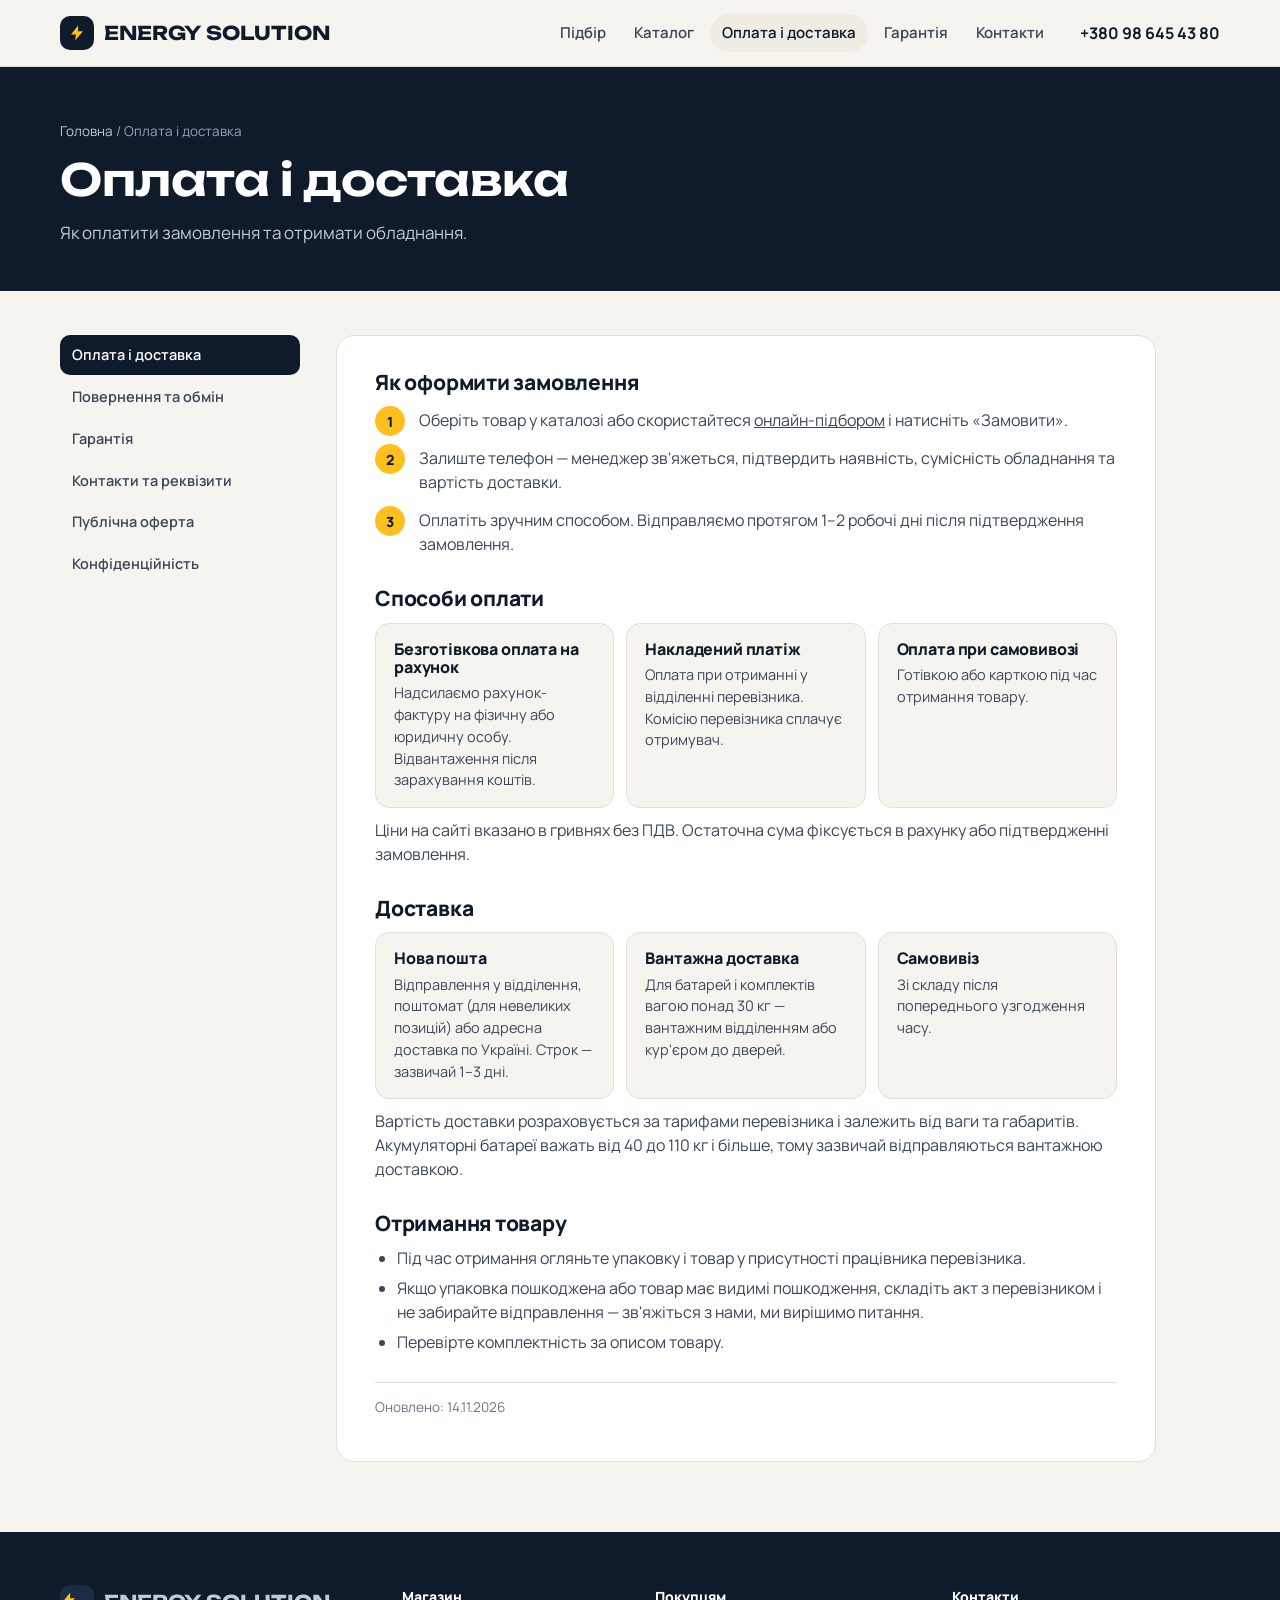
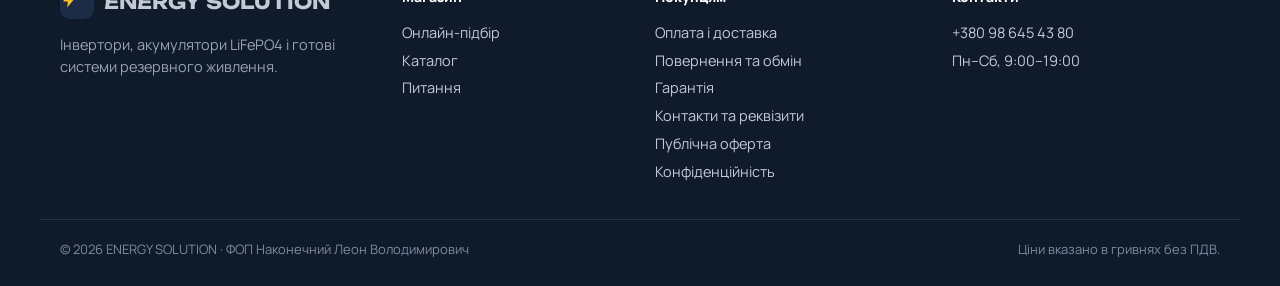
<file: oplata-dostavka.html>
<!DOCTYPE html>
<html lang="uk">
<head>
<meta charset="utf-8">
<meta name="viewport" content="width=device-width, initial-scale=1">
<title>Оплата і доставка</title>
<meta name="description" content="Як оплатити замовлення та отримати обладнання.">
<link rel="preconnect" href="https://fonts.googleapis.com">
<link rel="preconnect" href="https://fonts.gstatic.com" crossorigin>
<link href="https://fonts.googleapis.com/css2?family=Manrope:wght@400;500;600;700;800&family=Unbounded:wght@500;600;700&display=swap" rel="stylesheet">
<link rel="stylesheet" href="assets/style.css?v=20261114-1">
<link rel="canonical" href="https://moesvitlo.com.ua/oplata-dostavka.html">
<script src="assets/config.js?v=20261114-1"></script>
<script src="assets/analytics.js?v=20261114-1"></script>
</head>
<body data-page="oplata-dostavka">
<header id="siteHeader"></header>
<main>
<section class="doc-hero"><div class="wrap">
<div class="crumbs"><a href="./">Головна</a> / Оплата і доставка</div>
<h1>Оплата і доставка</h1>
<p>Як оплатити замовлення та отримати обладнання.</p>
</div></section>
<section class="doc"><div class="wrap">
<nav class="doc-side"><a href="oplata-dostavka.html" aria-current="page">Оплата і доставка</a><a href="povernennya.html">Повернення та обмін</a><a href="garantiya.html">Гарантія</a><a href="kontakty.html">Контакти та реквізити</a><a href="oferta.html">Публічна оферта</a><a href="privacy.html">Конфіденційність</a></nav>
<article class="doc-body">
<h2>Як оформити замовлення</h2>
<ol class="steps-list">
<li>Оберіть товар у каталозі або скористайтеся <a href="./#pidbir">онлайн-підбором</a> і натисніть «Замовити».</li>
<li>Залиште телефон — менеджер зв'яжеться, підтвердить наявність, сумісність обладнання та вартість доставки.</li>
<li>Оплатіть зручним способом. Відправляємо протягом <span data-cfgv="dispatchDays"></span> після підтвердження замовлення.</li>
</ol>
<h2>Способи оплати</h2>
<div class="info-cards" data-list="payment"></div>
<p>Ціни на сайті вказано в гривнях без ПДВ. Остаточна сума фіксується в рахунку або підтвердженні замовлення.</p>
<h2>Доставка</h2>
<div class="info-cards" data-list="delivery"></div>
<p>Вартість доставки розраховується за тарифами перевізника і залежить від ваги та габаритів. Акумуляторні батареї важать від 40 до 110 кг і більше, тому зазвичай відправляються вантажною доставкою.</p>
<h2>Отримання товару</h2>
<ul>
<li>Під час отримання огляньте упаковку і товар у присутності працівника перевізника.</li>
<li>Якщо упаковка пошкоджена або товар має видимі пошкодження, складіть акт з перевізником і не забирайте відправлення — зв'яжіться з нами, ми вирішимо питання.</li>
<li>Перевірте комплектність за описом товару.</li>
</ul>

<p class="updated">Оновлено: 14.11.2026</p>
</article>
</div></section>
</main>
<footer id="siteFooter"></footer>
<script src="assets/layout.js?v=20261114-1"></script>
<script>document.title = document.title + ' — ' + (window.SITE_CONFIG || {}).brand;</script>
</body>
</html>
</file>
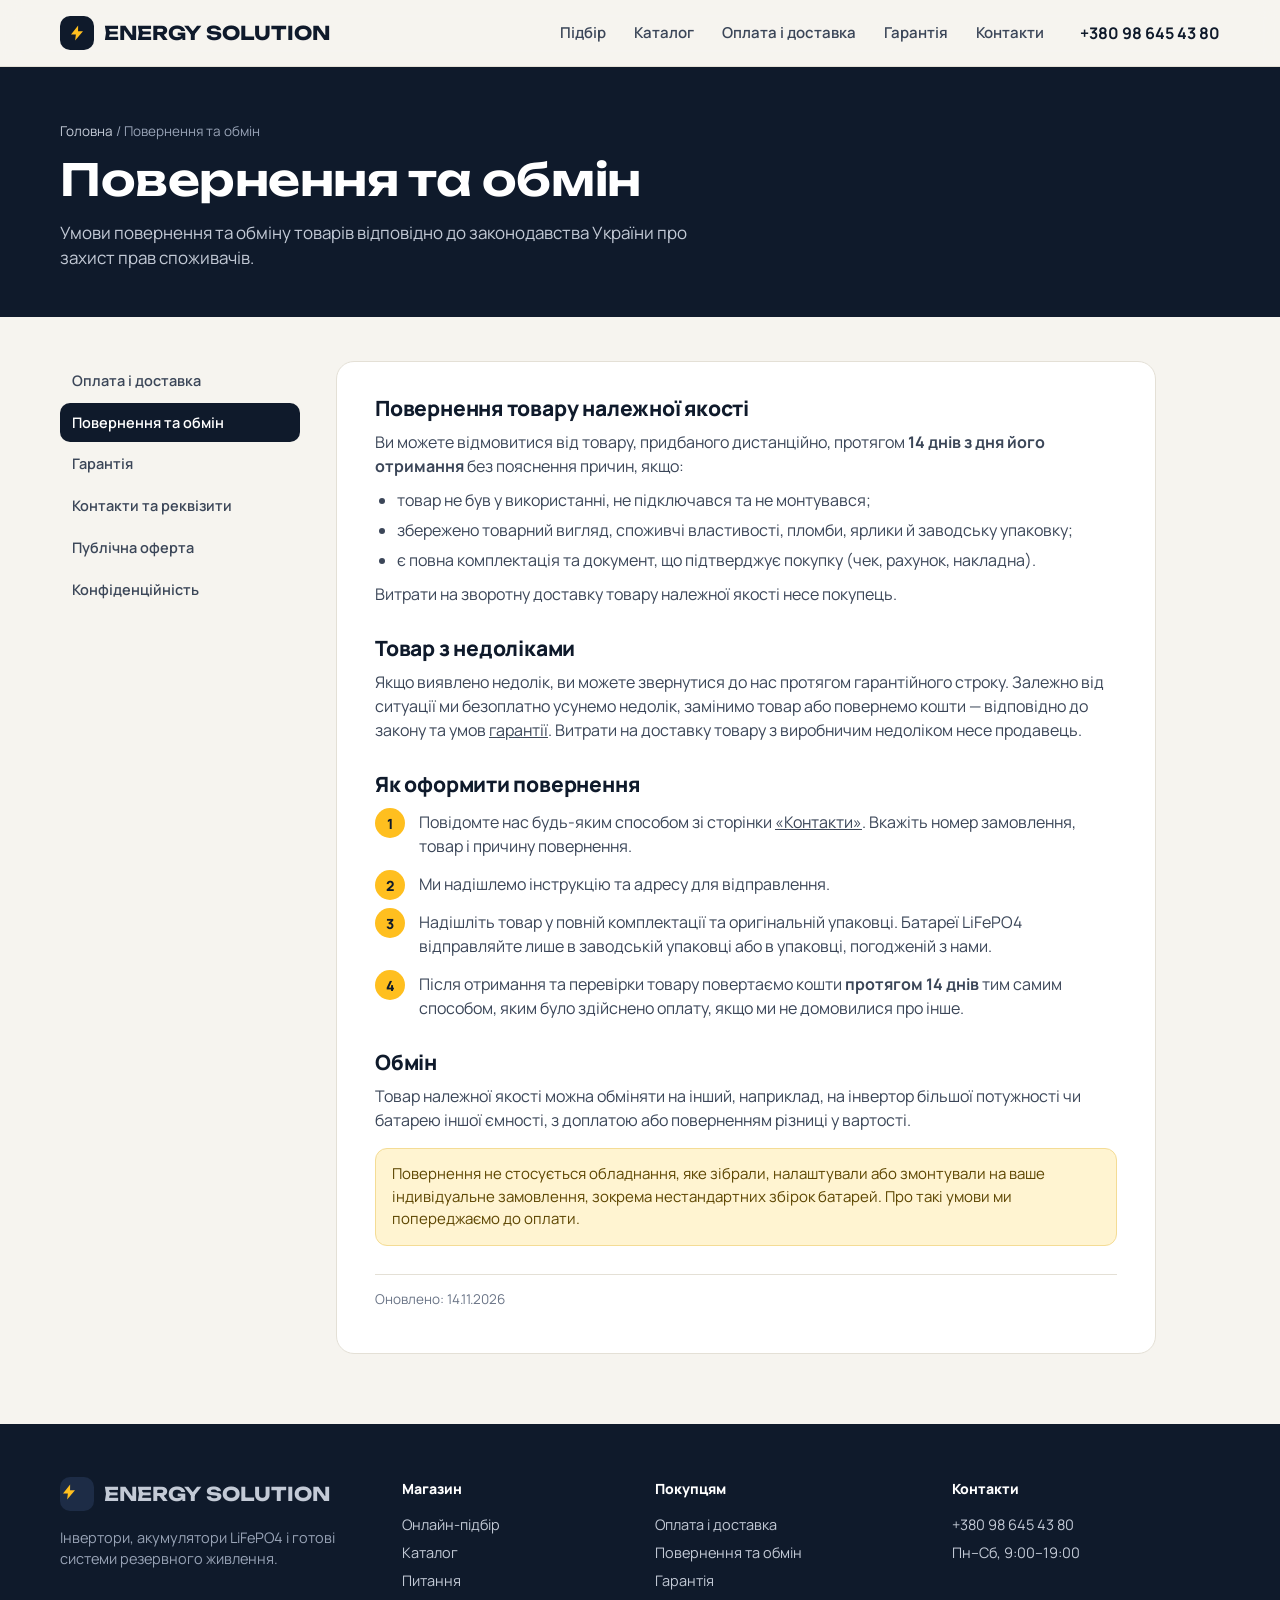
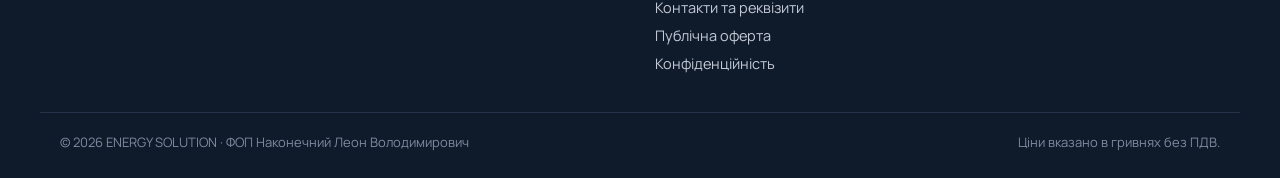
<file: povernennya.html>
<!DOCTYPE html>
<html lang="uk">
<head>
<meta charset="utf-8">
<meta name="viewport" content="width=device-width, initial-scale=1">
<title>Повернення та обмін</title>
<meta name="description" content="Умови повернення та обміну товарів відповідно до законодавства України про захист прав споживачів.">
<link rel="preconnect" href="https://fonts.googleapis.com">
<link rel="preconnect" href="https://fonts.gstatic.com" crossorigin>
<link href="https://fonts.googleapis.com/css2?family=Manrope:wght@400;500;600;700;800&family=Unbounded:wght@500;600;700&display=swap" rel="stylesheet">
<link rel="stylesheet" href="assets/style.css?v=20261114-1">
<link rel="canonical" href="https://moesvitlo.com.ua/povernennya.html">
<script src="assets/config.js?v=20261114-1"></script>
<script src="assets/analytics.js?v=20261114-1"></script>
</head>
<body data-page="povernennya">
<header id="siteHeader"></header>
<main>
<section class="doc-hero"><div class="wrap">
<div class="crumbs"><a href="./">Головна</a> / Повернення та обмін</div>
<h1>Повернення та обмін</h1>
<p>Умови повернення та обміну товарів відповідно до законодавства України про захист прав споживачів.</p>
</div></section>
<section class="doc"><div class="wrap">
<nav class="doc-side"><a href="oplata-dostavka.html">Оплата і доставка</a><a href="povernennya.html" aria-current="page">Повернення та обмін</a><a href="garantiya.html">Гарантія</a><a href="kontakty.html">Контакти та реквізити</a><a href="oferta.html">Публічна оферта</a><a href="privacy.html">Конфіденційність</a></nav>
<article class="doc-body">
<h2>Повернення товару належної якості</h2>
<p>Ви можете відмовитися від товару, придбаного дистанційно, протягом <b>14 днів з дня його отримання</b> без пояснення причин, якщо:</p>
<ul>
<li>товар не був у використанні, не підключався та не монтувався;</li>
<li>збережено товарний вигляд, споживчі властивості, пломби, ярлики й заводську упаковку;</li>
<li>є повна комплектація та документ, що підтверджує покупку (чек, рахунок, накладна).</li>
</ul>
<p>Витрати на зворотну доставку товару належної якості несе покупець.</p>

<h2>Товар з недоліками</h2>
<p>Якщо виявлено недолік, ви можете звернутися до нас протягом гарантійного строку. Залежно від ситуації ми безоплатно усунемо недолік, замінимо товар або повернемо кошти — відповідно до закону та умов <a href="garantiya.html">гарантії</a>. Витрати на доставку товару з виробничим недоліком несе продавець.</p>

<h2>Як оформити повернення</h2>
<ol class="steps-list">
<li>Повідомте нас будь-яким способом зі сторінки <a href="kontakty.html">«Контакти»</a>. Вкажіть номер замовлення, товар і причину повернення.</li>
<li>Ми надішлемо інструкцію та адресу для відправлення.</li>
<li>Надішліть товар у повній комплектації та оригінальній упаковці. Батареї LiFePO4 відправляйте лише в заводській упаковці або в упаковці, погодженій з нами.</li>
<li>Після отримання та перевірки товару повертаємо кошти <b>протягом 14 днів</b> тим самим способом, яким було здійснено оплату, якщо ми не домовилися про інше.</li>
</ol>

<h2>Обмін</h2>
<p>Товар належної якості можна обміняти на інший, наприклад, на інвертор більшої потужності чи батарею іншої ємності, з доплатою або поверненням різниці у вартості.</p>

<div class="note">Повернення не стосується обладнання, яке зібрали, налаштували або змонтували на ваше індивідуальне замовлення, зокрема нестандартних збірок батарей. Про такі умови ми попереджаємо до оплати.</div>

<p class="updated">Оновлено: 14.11.2026</p>
</article>
</div></section>
</main>
<footer id="siteFooter"></footer>
<script src="assets/layout.js?v=20261114-1"></script>
<script>document.title = document.title + ' — ' + (window.SITE_CONFIG || {}).brand;</script>
</body>
</html>
</file>
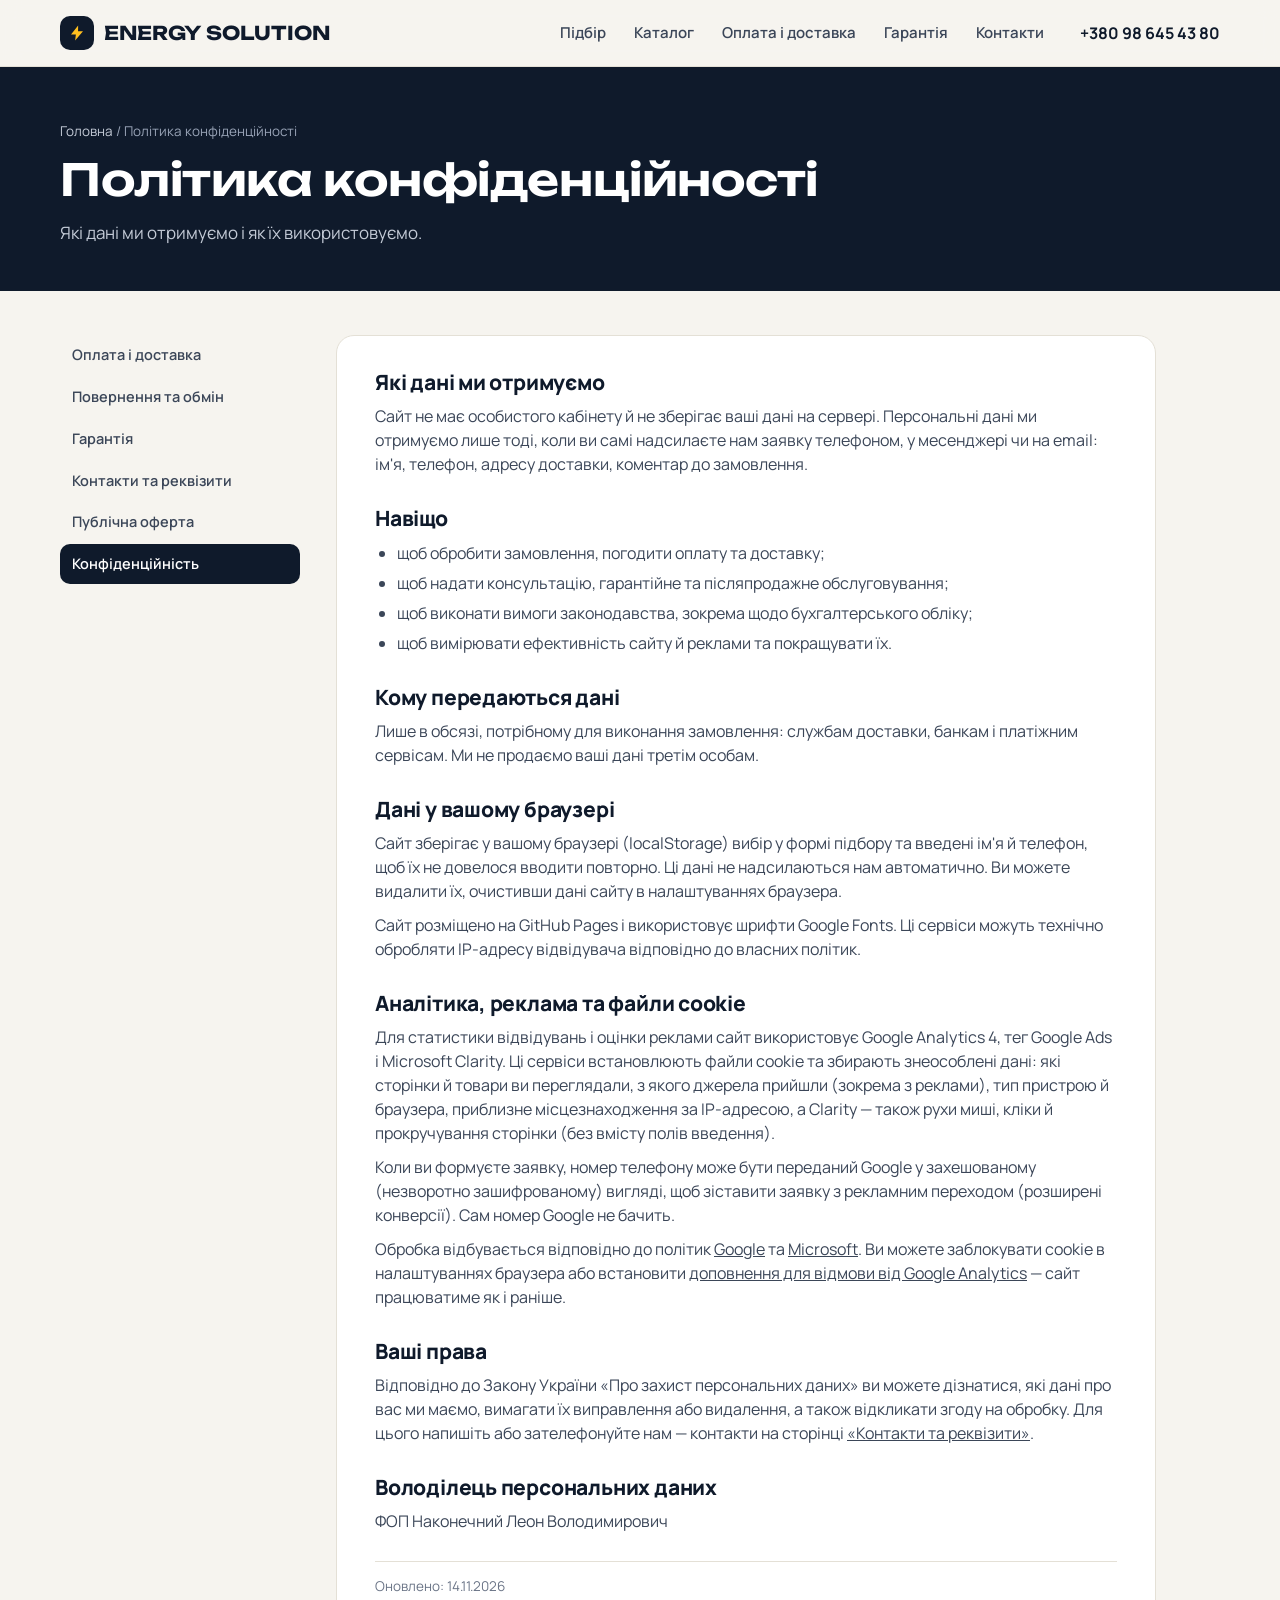
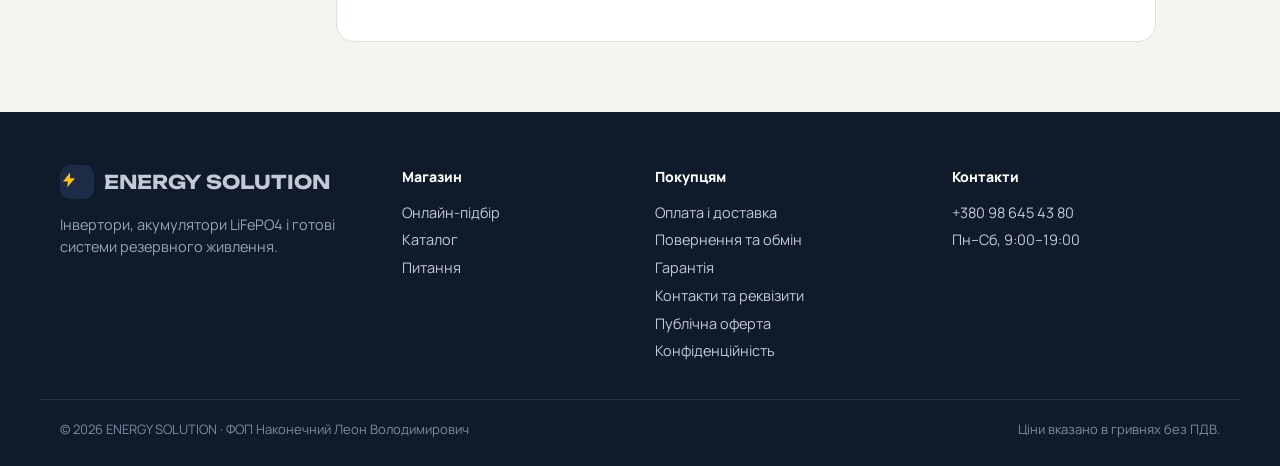
<file: privacy.html>
<!DOCTYPE html>
<html lang="uk">
<head>
<meta charset="utf-8">
<meta name="viewport" content="width=device-width, initial-scale=1">
<title>Політика конфіденційності</title>
<meta name="description" content="Які дані ми отримуємо і як їх використовуємо.">
<link rel="preconnect" href="https://fonts.googleapis.com">
<link rel="preconnect" href="https://fonts.gstatic.com" crossorigin>
<link href="https://fonts.googleapis.com/css2?family=Manrope:wght@400;500;600;700;800&family=Unbounded:wght@500;600;700&display=swap" rel="stylesheet">
<link rel="stylesheet" href="assets/style.css?v=20261114-1">
<link rel="canonical" href="https://moesvitlo.com.ua/privacy.html">
<script src="assets/config.js?v=20261114-1"></script>
<script src="assets/analytics.js?v=20261114-1"></script>
</head>
<body data-page="privacy">
<header id="siteHeader"></header>
<main>
<section class="doc-hero"><div class="wrap">
<div class="crumbs"><a href="./">Головна</a> / Політика конфіденційності</div>
<h1>Політика конфіденційності</h1>
<p>Які дані ми отримуємо і як їх використовуємо.</p>
</div></section>
<section class="doc"><div class="wrap">
<nav class="doc-side"><a href="oplata-dostavka.html">Оплата і доставка</a><a href="povernennya.html">Повернення та обмін</a><a href="garantiya.html">Гарантія</a><a href="kontakty.html">Контакти та реквізити</a><a href="oferta.html">Публічна оферта</a><a href="privacy.html" aria-current="page">Конфіденційність</a></nav>
<article class="doc-body">
<h2>Які дані ми отримуємо</h2>
<p>Сайт не має особистого кабінету й не зберігає ваші дані на сервері. Персональні дані ми отримуємо лише тоді, коли ви самі надсилаєте нам заявку телефоном, у месенджері чи на email: ім'я, телефон, адресу доставки, коментар до замовлення.</p>

<h2>Навіщо</h2>
<ul>
<li>щоб обробити замовлення, погодити оплату та доставку;</li>
<li>щоб надати консультацію, гарантійне та післяпродажне обслуговування;</li>
<li>щоб виконати вимоги законодавства, зокрема щодо бухгалтерського обліку;</li>
<li>щоб вимірювати ефективність сайту й реклами та покращувати їх.</li>
</ul>

<h2>Кому передаються дані</h2>
<p>Лише в обсязі, потрібному для виконання замовлення: службам доставки, банкам і платіжним сервісам. Ми не продаємо ваші дані третім особам.</p>

<h2>Дані у вашому браузері</h2>
<p>Сайт зберігає у вашому браузері (localStorage) вибір у формі підбору та введені ім'я й телефон, щоб їх не довелося вводити повторно. Ці дані не надсилаються нам автоматично. Ви можете видалити їх, очистивши дані сайту в налаштуваннях браузера.</p>
<p>Сайт розміщено на GitHub Pages і використовує шрифти Google Fonts. Ці сервіси можуть технічно обробляти IP-адресу відвідувача відповідно до власних політик.</p>

<h2>Аналітика, реклама та файли cookie</h2>
<p>Для статистики відвідувань і оцінки реклами сайт використовує Google Analytics 4, тег Google Ads і Microsoft Clarity. Ці сервіси встановлюють файли cookie та збирають знеособлені дані: які сторінки й товари ви переглядали, з якого джерела прийшли (зокрема з реклами), тип пристрою й браузера, приблизне місцезнаходження за IP-адресою, а Clarity — також рухи миші, кліки й прокручування сторінки (без вмісту полів введення).</p>
<p>Коли ви формуєте заявку, номер телефону може бути переданий Google у захешованому (незворотно зашифрованому) вигляді, щоб зіставити заявку з рекламним переходом (розширені конверсії). Сам номер Google не бачить.</p>
<p>Обробка відбувається відповідно до політик <a href="https://policies.google.com/privacy?hl=uk" target="_blank" rel="noopener">Google</a> та <a href="https://privacy.microsoft.com/uk-ua/privacystatement" target="_blank" rel="noopener">Microsoft</a>. Ви можете заблокувати cookie в налаштуваннях браузера або встановити <a href="https://tools.google.com/dlpage/gaoptout?hl=uk" target="_blank" rel="noopener">доповнення для відмови від Google Analytics</a> — сайт працюватиме як і раніше.</p>

<h2>Ваші права</h2>
<p>Відповідно до Закону України «Про захист персональних даних» ви можете дізнатися, які дані про вас ми маємо, вимагати їх виправлення або видалення, а також відкликати згоду на обробку. Для цього напишіть або зателефонуйте нам — контакти на сторінці <a href="kontakty.html">«Контакти та реквізити»</a>.</p>

<h2>Володілець персональних даних</h2>
<p><span data-cfgv="legal.name"></span></p>

<p class="updated">Оновлено: 14.11.2026</p>
</article>
</div></section>
</main>
<footer id="siteFooter"></footer>
<script src="assets/layout.js?v=20261114-1"></script>
<script>document.title = document.title + ' — ' + (window.SITE_CONFIG || {}).brand;</script>
</body>
</html>
</file>
<file: assets/style.css>
:root{
  --ink:#0f1a2b; --ink-2:#3b4658; --ink-3:#6b7587;
  --bg:#f6f4ef; --card:#ffffff; --line:#e4e0d6; --soft:#efece4;
  --amber:#ffbf1f; --amber-d:#e3a400; --amber-l:#fff4d1;
  --green:#1f9d6b; --green-l:#e2f5ec; --red:#c8432b; --red-l:#fbe9e5;
  --night:#0f1a2b; --night-2:#18263d;
  --r:18px; --r-s:12px;
  --sh:0 1px 2px rgba(15,26,43,.05),0 8px 24px rgba(15,26,43,.06);
  --font:'Manrope',system-ui,-apple-system,'Segoe UI',sans-serif;
  --display:'Unbounded','Manrope',system-ui,sans-serif;
}
*{box-sizing:border-box}
html{scroll-behavior:smooth}
body{margin:0;font-family:var(--font);color:var(--ink);background:var(--bg);font-size:16px;line-height:1.5;-webkit-font-smoothing:antialiased}
img{max-width:100%;display:block}
a{color:inherit}
button{font:inherit;color:inherit;cursor:pointer}
input,select,textarea{font:inherit;color:inherit}
.wrap{max-width:1200px;margin:0 auto;padding:0 20px}
h1,h2,h3{font-family:var(--display);font-weight:600;letter-spacing:-.01em;line-height:1.15;margin:0}
h2{font-size:clamp(26px,3.4vw,38px)}
.muted{color:var(--ink-3)}
.eyebrow{font-size:13px;font-weight:700;letter-spacing:.08em;text-transform:uppercase;color:var(--amber-d)}

/* header */
.top{position:sticky;top:0;z-index:40;background:rgba(246,244,239,.88);backdrop-filter:blur(10px);border-bottom:1px solid var(--line)}
.top .wrap{display:flex;align-items:center;gap:24px;height:66px}
.logo{display:flex;align-items:center;gap:10px;text-decoration:none;font-family:var(--display);font-weight:700;font-size:19px}
.logo-mark{width:34px;height:34px;border-radius:10px;background:var(--night);display:grid;place-items:center}
.logo-mark svg{width:18px;height:18px}
.nav{display:flex;gap:4px;margin-left:auto}
.nav a{text-decoration:none;padding:8px 12px;border-radius:999px;font-weight:600;font-size:15px;color:var(--ink-2)}
.nav a:hover{background:var(--soft);color:var(--ink)}
.top .phone{font-weight:700;text-decoration:none;white-space:nowrap}
.burger{display:none;background:none;border:0;padding:8px;margin-left:auto}
@media (max-width:860px){
  .nav{display:none;position:absolute;top:66px;left:0;right:0;background:var(--bg);flex-direction:column;padding:10px 20px 18px;border-bottom:1px solid var(--line)}
  .nav.open{display:flex}
  .burger{display:block}
  .top .phone{display:none}
}

/* buttons */
.btn{display:inline-flex;align-items:center;justify-content:center;gap:8px;border:0;border-radius:999px;padding:13px 22px;font-weight:700;font-size:15px;text-decoration:none;transition:transform .15s,background .15s,box-shadow .15s}
.btn:active{transform:translateY(1px)}
.btn-amber{background:var(--amber);color:var(--night)}
.btn-amber:hover{background:#ffc93f;box-shadow:0 6px 18px rgba(255,191,31,.35)}
.btn-dark{background:var(--night);color:#fff}
.btn-dark:hover{background:var(--night-2)}
.btn-ghost{background:transparent;border:1.5px solid var(--line);color:var(--ink)}
.btn-ghost:hover{border-color:var(--ink-3)}
.btn-sm{padding:9px 15px;font-size:14px}
.btn-block{width:100%}

/* hero */
.hero{background:var(--night);color:#fff;position:relative;overflow:hidden}
.hero .wrap{display:grid;grid-template-columns:1.15fr .85fr;gap:40px;align-items:center;padding-top:72px;padding-bottom:80px}
.hero h1{font-size:clamp(34px,5vw,58px)}
.hero h1 em{font-style:normal;color:var(--amber)}
.hero p.lead{font-size:18px;color:#c3cad6;max-width:540px;margin:22px 0 30px}
.hero-cta{display:flex;gap:12px;flex-wrap:wrap}
.hero .btn-ghost{color:#fff;border-color:#36445c}
.hero .btn-ghost:hover{border-color:#8a96aa}
.hero-facts{display:flex;gap:28px;margin-top:40px;flex-wrap:wrap}
.hero-facts b{display:block;font-family:var(--display);font-size:24px;color:#fff}
.hero-facts span{font-size:14px;color:#98a3b6}
.hero-art{position:relative;aspect-ratio:1/1;max-width:440px;justify-self:end;width:100%}
.hero-art .ring{position:absolute;inset:0;border-radius:50%;border:1px dashed #2c3a52}
.hero-art .ring.r2{inset:14%}
.hero-art .ring.r3{inset:28%;border-style:solid;border-color:#24324a;background:radial-gradient(circle,rgba(255,191,31,.18),transparent 70%)}
.hero-art .bolt{position:absolute;inset:36%;display:grid;place-items:center}
.hero-art .chip{position:absolute;background:var(--night-2);border:1px solid #2c3a52;border-radius:14px;padding:10px 14px;font-size:13px;color:#c3cad6;box-shadow:0 10px 30px rgba(0,0,0,.25)}
.hero-art .chip b{display:block;color:#fff;font-size:15px}
.hero-art .c1{top:8%;left:0}.hero-art .c2{top:40%;right:-4%}.hero-art .c3{bottom:6%;left:10%}
.dot{display:inline-block;width:8px;height:8px;border-radius:50%;background:var(--green);margin-right:6px;box-shadow:0 0 0 4px rgba(31,157,107,.2)}
@media (max-width:860px){.hero .wrap{grid-template-columns:1fr;padding-top:44px;padding-bottom:50px}.hero-art{display:none}}

section{padding:80px 0}
.sec-head{display:flex;justify-content:space-between;align-items:flex-end;gap:20px;margin-bottom:32px;flex-wrap:wrap}
.sec-head p{margin:10px 0 0;max-width:560px;color:var(--ink-2)}

/* picker */
.picker{display:grid;grid-template-columns:1.05fr .95fr;gap:24px;align-items:start}
@media (max-width:960px){.picker{grid-template-columns:1fr}}
.panel{background:var(--card);border:1px solid var(--line);border-radius:var(--r);box-shadow:var(--sh);padding:26px}
.step{padding-bottom:22px;margin-bottom:22px;border-bottom:1px solid var(--soft)}
.step:last-child{border-bottom:0;margin-bottom:0;padding-bottom:0}
.step-t{display:flex;align-items:center;gap:10px;font-weight:800;font-size:16px;margin-bottom:14px}
.step-t .n{width:26px;height:26px;border-radius:50%;background:var(--night);color:#fff;font-size:13px;display:grid;place-items:center;flex:none}
.step-t small{font-weight:600;color:var(--ink-3);margin-left:auto;font-size:13px}
.seg{display:flex;flex-wrap:wrap;gap:8px}
.seg button{border:1.5px solid var(--line);background:#fff;border-radius:999px;padding:9px 16px;font-weight:600;font-size:14px}
.seg button:hover{border-color:var(--ink-3)}
.seg button[aria-pressed="true"]{background:var(--night);border-color:var(--night);color:#fff}
.apps{display:grid;grid-template-columns:repeat(auto-fill,minmax(200px,1fr));gap:8px}
.app{display:flex;align-items:center;gap:10px;border:1.5px solid var(--line);border-radius:var(--r-s);padding:8px 8px 8px 12px;background:#fff;transition:border-color .15s,background .15s}
.app.on{border-color:var(--amber);background:var(--amber-l)}
.app .ic{font-size:20px;width:24px;text-align:center}
.app .nm{flex:1;min-width:0;font-size:14px;font-weight:600;line-height:1.2}
.app .nm small{display:block;font-weight:500;color:var(--ink-3);font-size:12px}
.qty{display:flex;align-items:center;gap:2px}
.qty button{width:28px;height:28px;border-radius:8px;border:0;background:var(--soft);font-weight:800;font-size:16px;line-height:1}
.qty button:hover{background:var(--line)}
.qty span{min-width:18px;text-align:center;font-weight:800;font-size:14px}
.range{width:100%;accent-color:var(--night)}
.range-row{display:flex;align-items:center;gap:16px}
.range-val{font-family:var(--display);font-weight:600;font-size:22px;min-width:96px;text-align:right;white-space:nowrap}
.ticks{display:flex;justify-content:space-between;font-size:12px;color:var(--ink-3);margin-top:2px}

.result{position:sticky;top:86px}
.need{background:var(--night);color:#fff;border-radius:var(--r);padding:24px;margin-bottom:14px}
.need-grid{display:grid;grid-template-columns:1fr 1fr;gap:12px;margin-top:16px}
.need-box{background:var(--night-2);border-radius:14px;padding:14px}
.need-box span{font-size:12.5px;color:#98a3b6;display:block}
.need-box b{font-family:var(--display);font-size:24px;font-weight:600}
.need-box b small{font-size:14px;color:#c3cad6;font-family:var(--font);font-weight:600}
.need-note{font-size:13.5px;color:#c3cad6;margin-top:14px}
.warn{display:flex;gap:10px;background:var(--amber-l);border:1px solid #f4dc95;color:#6b5000;border-radius:var(--r-s);padding:12px 14px;font-size:14px;margin-bottom:10px}
.empty{padding:22px;text-align:center;color:var(--ink-3);border:1.5px dashed var(--line);border-radius:var(--r)}

.rec{background:var(--card);border:1px solid var(--line);border-radius:var(--r);padding:16px;display:grid;grid-template-columns:96px 1fr;gap:14px;margin-bottom:12px;box-shadow:var(--sh)}
.rec.best{border:2px solid var(--amber)}
.rec .ph{width:96px;height:96px;border-radius:12px;background:var(--soft);overflow:hidden;display:grid;place-items:center}
.rec .ph img{width:100%;height:100%;object-fit:cover}
.rec .tag{display:inline-block;font-size:11.5px;font-weight:800;letter-spacing:.04em;text-transform:uppercase;padding:3px 9px;border-radius:999px;background:var(--soft);color:var(--ink-2);margin-bottom:6px}
.rec.best .tag{background:var(--amber);color:var(--night)}
.rec h4{margin:0 0 6px;font-size:15px;line-height:1.3}
.rec .parts{font-size:13px;color:var(--ink-3);margin:-2px 0 8px}
.meters{display:grid;grid-template-columns:1fr 1fr;gap:12px;margin:8px 0 10px}
.charge-note{font-size:12.5px;margin:0 0 10px;color:var(--ink-3)}
.charge-note.ok{color:var(--green)}
.charge-note.bad{color:var(--red)}
.sub-l{font-size:13.5px;font-weight:700;color:var(--ink-2);margin:16px 0 4px}
.sched{margin-bottom:4px}
.meter span{font-size:12px;color:var(--ink-3);display:flex;justify-content:space-between}
.meter span b{color:var(--ink);font-weight:700}
.bar{height:6px;border-radius:6px;background:var(--soft);overflow:hidden;margin-top:4px}
.bar i{display:block;height:100%;border-radius:6px;background:var(--green)}
.bar i.low{background:var(--red)}
.bar i.mid{background:var(--amber)}
.rec-foot{display:flex;align-items:center;gap:8px;flex-wrap:wrap}
.price{font-family:var(--display);font-weight:600;font-size:20px;margin-right:auto;white-space:nowrap}
.alt-toggle{background:none;border:0;font-weight:700;color:var(--ink-2);text-decoration:underline;padding:6px 0}
.alt-list{margin-top:8px;display:none}
.alt-list.open{display:block}
.alt-row{display:flex;gap:10px;align-items:center;padding:10px 0;border-top:1px solid var(--soft);font-size:14px}
.alt-row .a-n{flex:1;min-width:0}
.alt-row .a-n small{display:block;color:var(--ink-3)}
.alt-row b{white-space:nowrap}
.alt-row button{border:0;background:var(--soft);border-radius:8px;padding:6px 10px;font-weight:700;font-size:13px}

/* catalog */
.toolbar{display:flex;gap:10px;flex-wrap:wrap;align-items:center;margin-bottom:14px}
.tabs{display:flex;gap:6px;flex-wrap:wrap}
.tabs button{border:1.5px solid var(--line);background:#fff;border-radius:999px;padding:8px 15px;font-weight:700;font-size:14px}
.tabs button[aria-pressed="true"]{background:var(--night);color:#fff;border-color:var(--night)}
.tabs button .c{opacity:.55;margin-left:4px;font-weight:600}
.search{flex:1;min-width:200px;display:flex;align-items:center;gap:8px;background:#fff;border:1.5px solid var(--line);border-radius:999px;padding:0 14px}
.search input{border:0;outline:0;padding:9px 0;width:100%;background:transparent}
.sel{border:1.5px solid var(--line);background:#fff;border-radius:999px;padding:9px 14px;font-weight:600;font-size:14px}
.brands{display:flex;gap:6px;flex-wrap:wrap;margin-bottom:22px}
.brands button{border:0;background:var(--soft);border-radius:8px;padding:6px 11px;font-weight:700;font-size:13px;color:var(--ink-2)}
.brands button[aria-pressed="true"]{background:var(--amber);color:var(--night)}
.grid{display:grid;grid-template-columns:repeat(auto-fill,minmax(260px,1fr));gap:16px}
.card{background:var(--card);border:1px solid var(--line);border-radius:var(--r);overflow:hidden;display:flex;flex-direction:column;transition:box-shadow .2s,transform .2s;cursor:pointer}
.card:hover{box-shadow:0 14px 34px rgba(15,26,43,.1);transform:translateY(-2px)}
.card .ph{aspect-ratio:1/1;background:var(--soft);display:grid;place-items:center;border-bottom:1px solid var(--soft);position:relative;overflow:hidden}
.card .ph img{width:100%;height:100%;object-fit:cover;transition:transform .3s}
.card:hover .ph img{transform:scale(1.03)}
.card .badge{position:absolute;top:12px;left:12px;font-size:11.5px;font-weight:800;text-transform:uppercase;letter-spacing:.04em;background:var(--night);color:#fff;padding:4px 9px;border-radius:999px}
.card .badge.sol{background:var(--amber);color:var(--night)}
.card .body{padding:16px;display:flex;flex-direction:column;flex:1}
.card .brand{font-size:12px;font-weight:800;color:var(--ink-3);text-transform:uppercase;letter-spacing:.06em}
.card h3{font-family:var(--font);font-weight:700;font-size:15.5px;line-height:1.35;margin:6px 0 10px}
.specs{display:flex;flex-wrap:wrap;gap:6px;margin-bottom:14px}
.specs span{font-size:12.5px;font-weight:700;background:var(--soft);border-radius:7px;padding:3px 8px;color:var(--ink-2)}
.card .foot{margin-top:auto;display:flex;align-items:center;justify-content:space-between;gap:8px}
.card .price{font-size:19px}
.avail{font-size:12.5px;color:var(--green);font-weight:700}

.ph-fallback{width:100%;height:100%;display:grid;place-items:center;color:var(--ink-3)}
.ph-fallback svg{width:58%;height:58%;max-width:150px}

/* how */
.how{display:grid;grid-template-columns:repeat(3,1fr);gap:16px}
@media (max-width:860px){.how{grid-template-columns:1fr}}
.how .panel h3{font-size:18px;margin:14px 0 8px}
.how .panel p{margin:0;color:var(--ink-2);font-size:15px}
.how .num{font-family:var(--display);font-size:14px;width:38px;height:38px;border-radius:12px;background:var(--amber);display:grid;place-items:center;font-weight:700}
.faq details{background:var(--card);border:1px solid var(--line);border-radius:var(--r-s);padding:16px 18px;margin-bottom:10px}
.faq summary{font-weight:700;cursor:pointer;list-style:none;display:flex;justify-content:space-between;gap:12px}
.faq summary::after{content:'+';font-size:20px;line-height:1;color:var(--ink-3)}
.faq details[open] summary::after{content:'–'}
.faq p{margin:10px 0 0;color:var(--ink-2)}

/* contacts / footer */
.contact{background:var(--night);color:#fff;border-radius:24px;padding:40px;display:grid;grid-template-columns:1.2fr 1fr;gap:30px;align-items:center}
@media (max-width:860px){.contact{grid-template-columns:1fr;padding:28px}}
.contact p{color:#c3cad6}
.c-links{display:grid;gap:10px}
.c-links a,.c-links div{display:flex;align-items:center;gap:12px;background:var(--night-2);border-radius:14px;padding:14px 16px;text-decoration:none;font-weight:700}
.c-links small{display:block;color:#98a3b6;font-weight:600;font-size:12.5px}

/* modal */
.modal{position:fixed;inset:0;z-index:100;background:rgba(15,26,43,.55);display:none;align-items:flex-start;justify-content:center;padding:30px 16px;overflow-y:auto}
.modal.open{display:flex}
.sheet{background:var(--bg);border-radius:22px;max-width:980px;width:100%;position:relative;box-shadow:0 30px 80px rgba(0,0,0,.3)}
.sheet.sm{max-width:520px}
.x{position:absolute;top:14px;right:14px;width:38px;height:38px;border-radius:50%;border:0;background:#fff;font-size:22px;line-height:1;box-shadow:var(--sh);z-index:2}
.pd{display:grid;grid-template-columns:1fr 1fr;gap:0}
@media (max-width:820px){.pd{grid-template-columns:1fr}}
.pd-gal{background:#fff;border-radius:22px 0 0 22px;padding:30px;display:flex;flex-direction:column;gap:12px}
@media (max-width:820px){.pd-gal{border-radius:22px 22px 0 0}}
.pd-main{aspect-ratio:1/1;display:grid;place-items:center;border-radius:16px;overflow:hidden;background:var(--soft)}
.pd-main img{width:100%;height:100%;object-fit:cover}
.thumbs{display:flex;gap:8px}
.thumbs button{width:62px;height:62px;border:1.5px solid var(--line);border-radius:10px;background:#fff;padding:4px}
.thumbs button[aria-pressed="true"]{border-color:var(--amber)}
.thumbs img{width:100%;height:100%;object-fit:cover;border-radius:6px}
.pd-info{padding:30px}
.pd-info h2{font-family:var(--font);font-weight:800;font-size:22px;line-height:1.3;margin:6px 0 14px;padding-right:30px}
.pd-buy{display:flex;align-items:center;gap:12px;flex-wrap:wrap;background:#fff;border:1px solid var(--line);border-radius:16px;padding:14px 16px;margin:16px 0}
.pd-buy .price{font-size:26px}
.kv{width:100%;border-collapse:collapse;font-size:14px}
.kv td{padding:8px 0;border-bottom:1px solid var(--line)}
.kv td:first-child{color:var(--ink-3);width:50%}
.kv td:last-child{font-weight:700}
.compat{margin-top:18px}
.compat h4{margin:0 0 8px;font-size:14px}
.compat .row{display:flex;gap:6px;flex-wrap:wrap}
.compat button{border:1.5px solid var(--line);background:#fff;border-radius:10px;padding:6px 10px;font-size:13px;font-weight:700}
.compat button:hover{border-color:var(--amber)}
.desc{padding:0 30px 34px;grid-column:1/-1}
.desc-inner{background:#fff;border:1px solid var(--line);border-radius:18px;padding:26px 28px;font-size:15px;color:var(--ink-2)}
.desc-inner h3{font-family:var(--font);font-weight:800;font-size:18px;color:var(--ink);margin:26px 0 10px}
.desc-inner h3:first-of-type{margin-top:18px}
.desc-inner ul{padding-left:20px;margin:8px 0}
.desc-inner li{margin:4px 0}
.desc-inner table{width:100%;border-collapse:collapse;margin:10px 0;font-size:14px;display:block;overflow-x:auto}
.desc-inner th,.desc-inner td{border:1px solid var(--line);padding:7px 10px;text-align:left}
.desc-inner th{background:var(--soft);color:var(--ink)}
.desc-inner p{margin:10px 0}

.form{padding:30px}
.form h2{font-size:22px;margin-bottom:6px;padding-right:40px}
.form label{display:block;font-weight:700;font-size:14px;margin:14px 0 6px}
.form input,.form textarea{width:100%;border:1.5px solid var(--line);border-radius:12px;padding:11px 14px;background:#fff;outline:0}
.form input:focus,.form textarea:focus{border-color:var(--ink-3)}
.order-items{background:#fff;border:1px solid var(--line);border-radius:12px;padding:12px 14px;font-size:14px;margin-top:12px}
.order-items div{display:flex;justify-content:space-between;gap:10px;padding:4px 0}
.send{display:grid;gap:8px;margin-top:18px}
.send small{color:var(--ink-3);font-size:13px}
.toast{position:fixed;bottom:22px;left:50%;transform:translateX(-50%) translateY(20px);background:var(--night);color:#fff;padding:12px 18px;border-radius:12px;font-weight:700;opacity:0;transition:.25s;z-index:200;pointer-events:none}
.toast.show{opacity:1;transform:translateX(-50%)}

.order-items b{white-space:nowrap}
.mbar{display:none}
@media (max-width:960px){
  .result{position:static}
  .mbar{position:fixed;left:12px;right:12px;bottom:12px;z-index:50;background:var(--night);color:#fff;border-radius:16px;padding:10px 10px 10px 16px;display:flex;align-items:center;gap:10px;box-shadow:0 12px 30px rgba(0,0,0,.3);transform:translateY(140%);transition:transform .25s}
  .mbar.show{transform:none}
  .mbar div{flex:1;font-size:13px;line-height:1.3;color:#c3cad6}
  .mbar b{color:#fff;font-size:15px}
  .apps{grid-template-columns:1fr 1fr}
  .app{flex-wrap:wrap;padding:10px}
  .app .nm{flex-basis:calc(100% - 34px)}
  .app .qty{margin-left:auto}
}
@media (max-width:380px){.apps{grid-template-columns:1fr}}

/* picker presets */
.preset-row{display:flex;gap:14px;flex-wrap:wrap;align-items:center;margin:-4px 0 12px;font-size:13.5px}
.link-btn{background:none;border:0;padding:0;font-weight:700;color:var(--amber-d);text-decoration:underline;text-underline-offset:3px;font-size:14px}
.link-btn:hover{color:var(--ink)}
.nav a[aria-current="page"]{background:var(--soft);color:var(--ink)}

/* site footer */
.foot-site{background:var(--night);color:#c3cad6;margin-top:40px;padding:50px 0 26px;font-size:14.5px}
.foot-grid{display:grid;grid-template-columns:1.4fr 1fr 1.2fr 1.2fr;gap:30px}
@media (max-width:860px){.foot-grid{grid-template-columns:1fr 1fr}}
@media (max-width:520px){.foot-grid{grid-template-columns:1fr}}
.foot-site .logo{color:#fff;margin-bottom:12px}
.foot-site p{margin:0;max-width:280px;color:#98a3b6}
.foot-site h4{color:#fff;font-size:14px;margin:4px 0 12px;font-weight:800}
.foot-site a,.foot-site .foot-grid span{display:block;text-decoration:none;color:#c3cad6;padding:3px 0}
.foot-site a:hover{color:var(--amber)}
.foot-site .logo{display:flex}
.foot-bottom{display:flex;justify-content:space-between;gap:16px;flex-wrap:wrap;border-top:1px solid #24324a;margin-top:34px;padding-top:20px;color:#7f8aa0;font-size:13px}

/* content pages */
.doc-hero{background:var(--night);color:#fff;padding:54px 0 46px}
.doc-hero h1{font-size:clamp(28px,4vw,44px)}
.doc-hero p{color:#c3cad6;max-width:640px;margin:14px 0 0;font-size:17px}
.crumbs{font-size:13.5px;color:#98a3b6;margin-bottom:14px}
.crumbs a{color:#c3cad6;text-decoration:none}
.doc{padding:44px 0 30px}
.doc .wrap{display:grid;grid-template-columns:240px 1fr;gap:36px;align-items:start}
@media (max-width:860px){.doc .wrap{grid-template-columns:1fr}.doc-side{display:none}}
.doc-side{position:sticky;top:86px;display:grid;gap:2px}
.doc-side a{padding:9px 12px;border-radius:10px;text-decoration:none;font-weight:600;font-size:14.5px;color:var(--ink-2)}
.doc-side a:hover{background:var(--soft)}
.doc-side a[aria-current="page"]{background:var(--night);color:#fff}
.doc-body{background:var(--card);border:1px solid var(--line);border-radius:var(--r);padding:34px 38px;font-size:16px;color:var(--ink-2);max-width:820px}
@media (max-width:600px){.doc-body{padding:24px 20px}}
.doc-body h2{font-family:var(--font);font-weight:800;font-size:21px;color:var(--ink);margin:30px 0 10px}
.doc-body h2:first-child{margin-top:0}
.doc-body p{margin:10px 0}
.doc-body ul,.doc-body ol{padding-left:22px;margin:10px 0}
.doc-body li{margin:6px 0}
.doc-body .note{background:var(--amber-l);border:1px solid #f4dc95;border-radius:12px;padding:14px 16px;color:#5c4500;font-size:15px;margin:16px 0}
.doc-body .updated{font-size:13.5px;color:var(--ink-3);margin-top:28px;border-top:1px solid var(--line);padding-top:14px}
.info-cards{display:grid;grid-template-columns:repeat(auto-fit,minmax(220px,1fr));gap:12px;margin:12px 0 6px}
.info-card{background:var(--bg);border:1px solid var(--line);border-radius:14px;padding:16px 18px}
.info-card h3{font-family:var(--font);font-weight:800;font-size:16px;color:var(--ink);margin:0 0 6px}
.info-card p{margin:0;font-size:14.5px}
.req{width:100%;border-collapse:collapse;font-size:15px;margin:8px 0}
.req td{padding:11px 0;border-bottom:1px solid var(--line);vertical-align:top}
.req td:first-child{color:var(--ink-3);width:42%;padding-right:16px}
.req td:last-child{font-weight:700;color:var(--ink);word-break:break-word}
.todo{color:var(--red) !important;font-weight:700;font-style:italic}
.steps-list{counter-reset:s;list-style:none;padding:0 !important}
.steps-list li{counter-increment:s;position:relative;padding-left:44px;margin:14px 0}
.steps-list li::before{content:counter(s);position:absolute;left:0;top:-2px;width:30px;height:30px;border-radius:50%;background:var(--amber);color:var(--night);font-weight:800;display:grid;place-items:center;font-size:14px}
.foot-site .logo-mark{background:#1d2c46}
.meter span{flex-direction:column;align-items:flex-start;gap:1px;line-height:1.25}
.meter span b{font-size:14.5px}

.own{display:none;gap:14px;margin-top:4px}
.own.on{display:grid}
.own-f{display:grid;gap:6px}
.own-f>span:first-child{font-weight:700;font-size:14.5px}
.own-f em{font-style:normal;font-weight:600;color:var(--ink-3);font-size:12.5px;margin-left:4px}
.own-in{display:flex;align-items:center;gap:8px;border:1.5px solid var(--line);border-radius:12px;padding:0 14px;background:#fff;max-width:260px}
.own-in:focus-within{border-color:var(--ink-3)}
.own-in input{border:0;outline:0;padding:11px 0;width:100%;background:transparent;font-weight:700;font-size:17px}
.own-f small{color:var(--ink-3);font-size:13px;line-height:1.4}
#modeSeg{margin-bottom:14px}
/* charge block in result cards */
.chg{background:var(--bg);border:1px solid var(--line);border-radius:12px;padding:10px 12px;margin:2px 0 12px}
.chg-t{font-size:12.5px;color:var(--ink-3);font-weight:600;margin-bottom:6px}
.chg-row{display:flex;gap:6px;flex-wrap:wrap}
.chg-row span{background:#fff;border:1px solid var(--line);border-radius:8px;padding:4px 8px;font-size:12.5px;color:var(--ink-2);white-space:nowrap}
.chg-row span b{color:var(--ink)}
.chg-row span.cur{border-color:var(--amber);background:var(--amber-l)}
.chg-res{font-size:13.5px;font-weight:700;margin-top:8px;line-height:1.4}
.chg-res.ok{color:var(--green)}
.chg-res.bad{color:var(--red)}
.chg-res small{display:block;font-weight:500;color:var(--ink-3);font-size:12.5px}

.num-in{display:flex;align-items:center;gap:6px;border:1.5px solid var(--line);border-radius:12px;padding:4px 12px;background:#fff;cursor:text;flex:none}
.num-in:focus-within{border-color:var(--ink-3)}
.num-in input{width:44px;border:0;outline:0;background:transparent;font-family:var(--display);font-weight:600;font-size:22px;text-align:right;padding:2px 0;-moz-appearance:textfield}
.num-in input::-webkit-outer-spin-button,.num-in input::-webkit-inner-spin-button{-webkit-appearance:none;margin:0}
.num-in span{font-weight:700;color:var(--ink-2)}

.chg-row span{display:inline-flex;flex-direction:column;line-height:1.25}
.chg-row span i{font-style:normal;font-size:11.5px;color:var(--ink-3)}
.chg-cmp{display:grid;grid-template-columns:1fr 1fr;gap:8px;margin-top:10px}
.chg-cmp div{background:#fff;border:1px solid var(--line);border-radius:10px;padding:8px 10px}
.chg-cmp span{display:block;font-size:12px;color:var(--ink-3);line-height:1.3}
.chg-cmp b{font-size:16px;color:var(--ink)}
.chg-cmp div.ok{border-color:#bfe5d3}
.chg-cmp div.bad{border-color:#f1c4ba;background:var(--red-l)}
.chg-tips{margin:6px 0 0;padding-left:18px;font-size:13px;font-weight:500;color:var(--ink-2)}
.chg-tips li{margin:3px 0}
.chg-tips b{color:var(--ink)}
@media (max-width:560px){
  .rec{grid-template-columns:1fr;gap:10px;padding:14px}
  .rec .ph{width:76px;height:76px}
  .chg-cmp b{font-size:15px}
}

.vat{font-family:var(--font);font-size:12px;font-weight:600;color:var(--ink-3);letter-spacing:0;white-space:nowrap}
.calc-note{font-size:12.5px;line-height:1.5;color:var(--ink-3);margin:16px 2px 0;padding-top:12px;border-top:1px dashed var(--line)}
</file>
